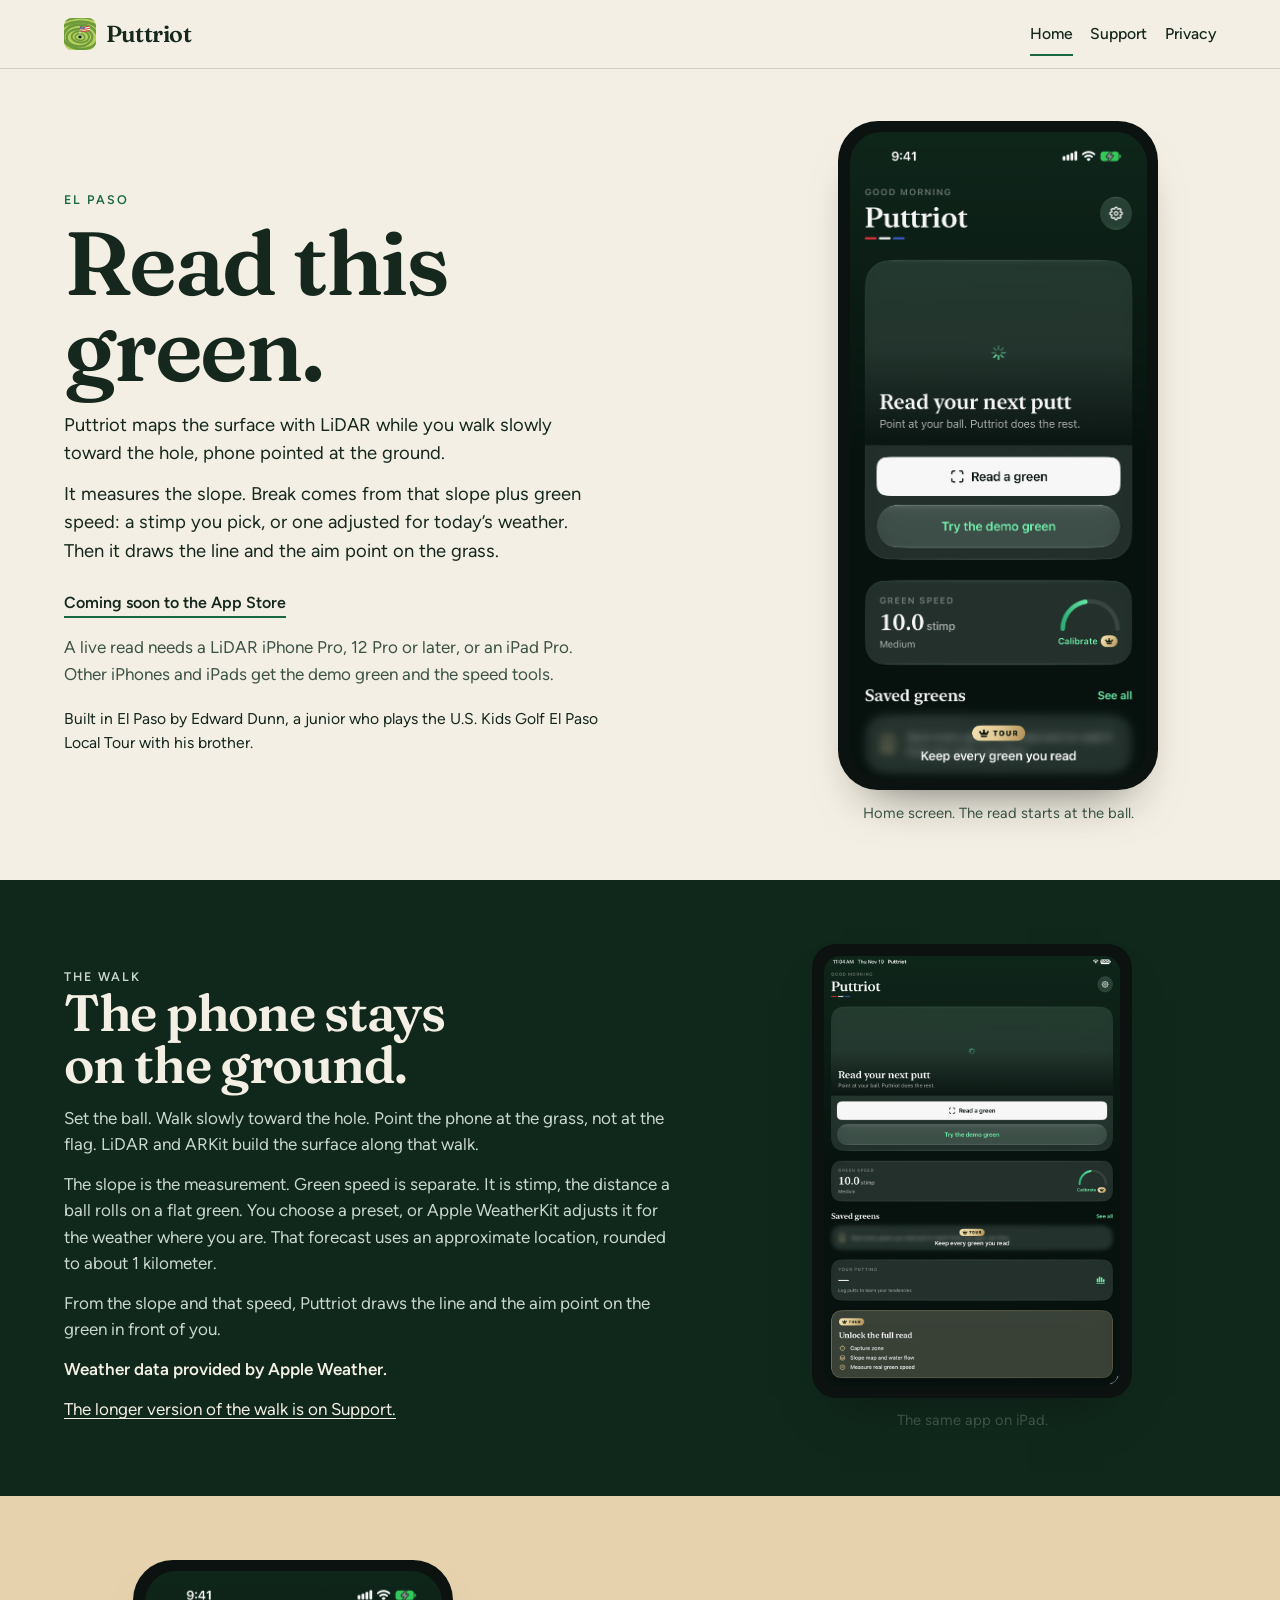
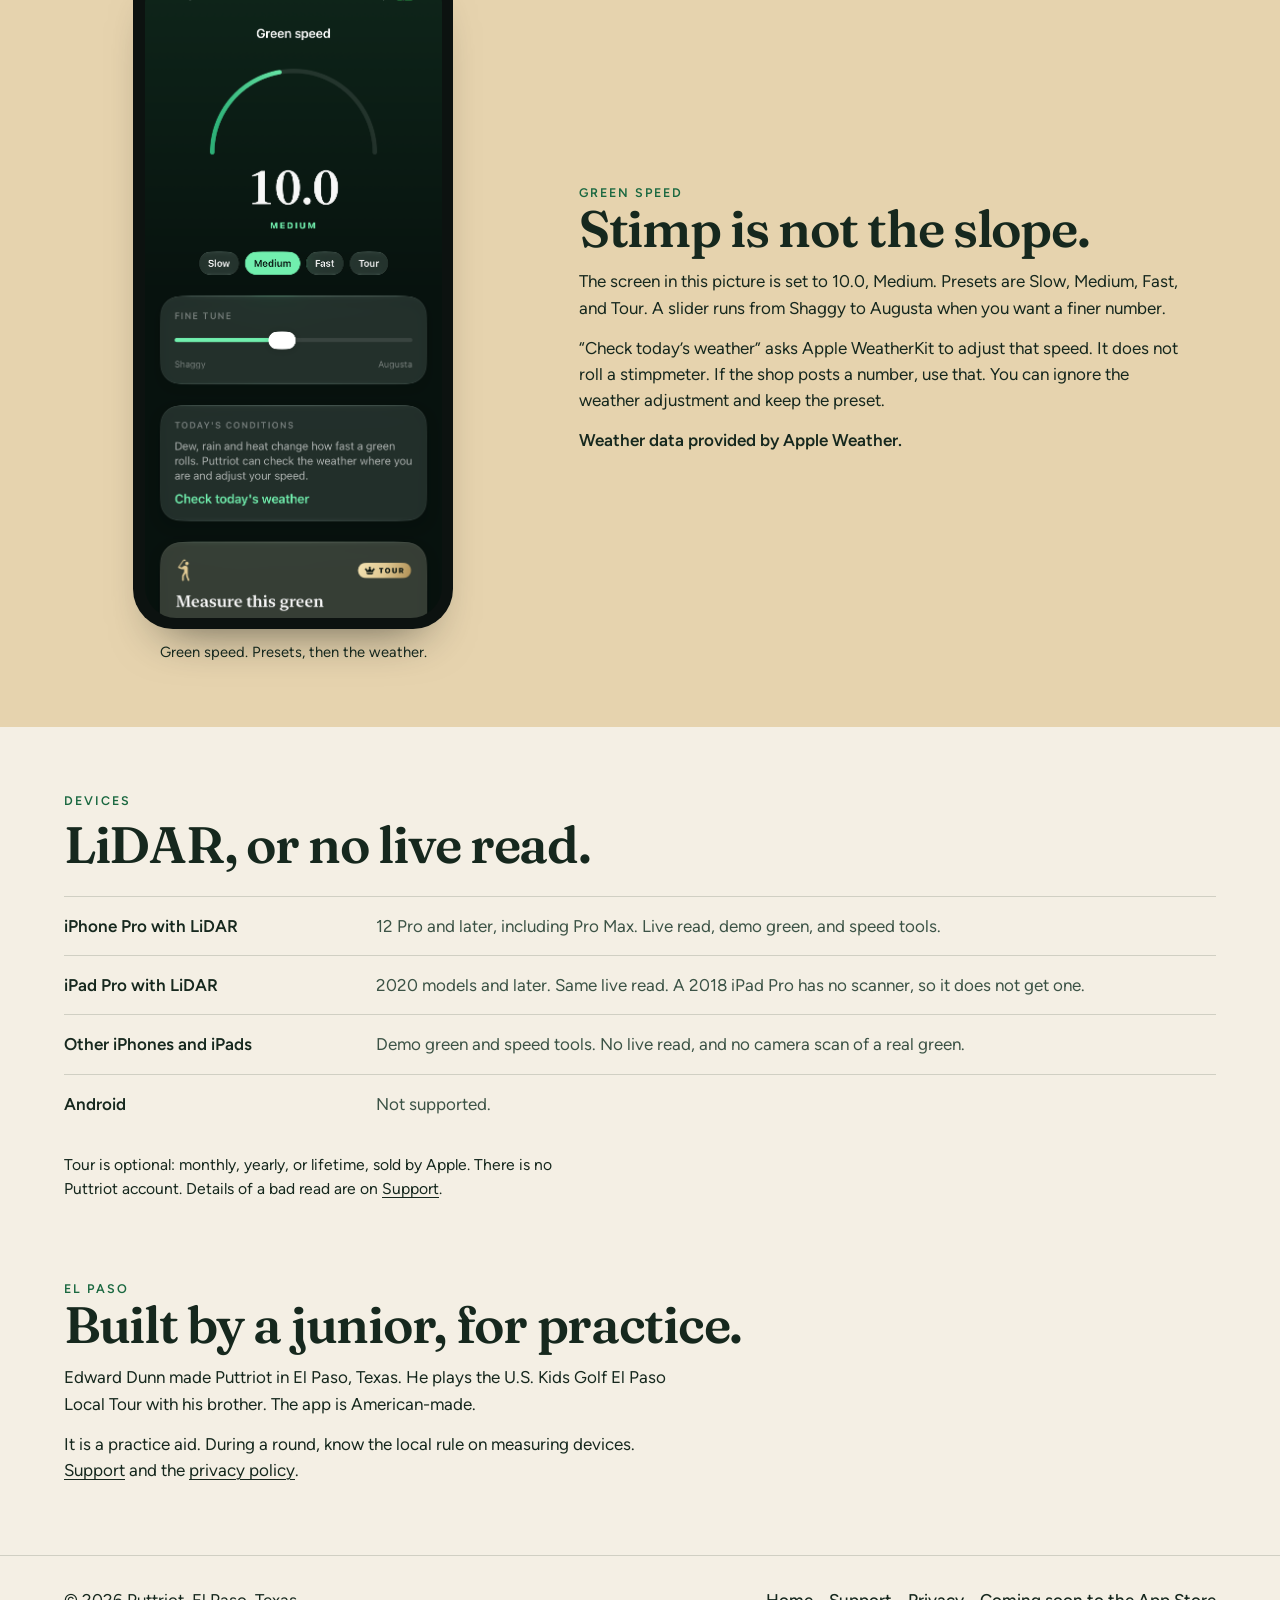
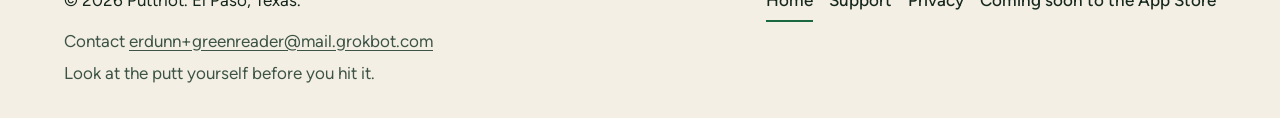
<file: index.html>
<!DOCTYPE html>
<html lang="en">
<head>
  <meta charset="utf-8">
  <title>Puttriot</title>
  <link rel="canonical" href="home/">
  <meta http-equiv="refresh" content="0; url=home/">
  <script>location.replace("home/")</script>
</head>
<body>
  <p><a href="home/">Puttriot</a></p>
</body>
</html>
</file>
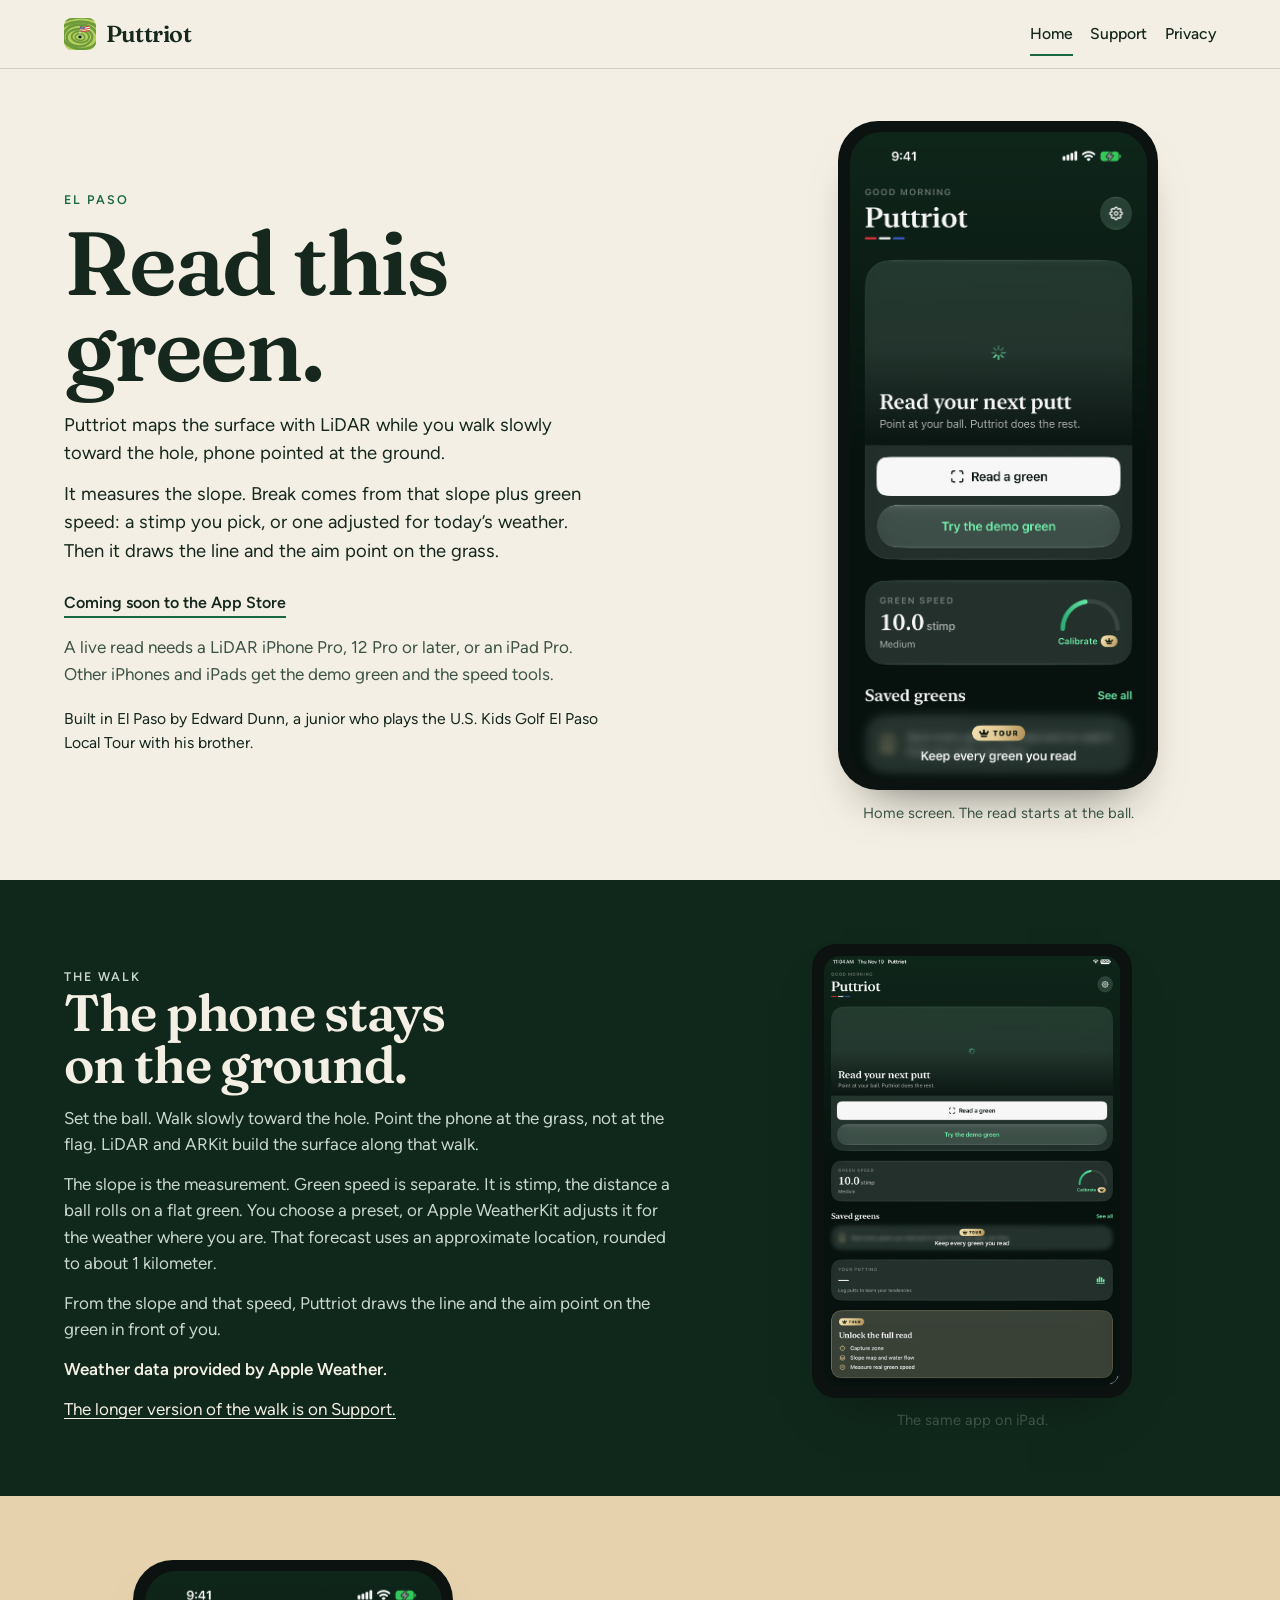
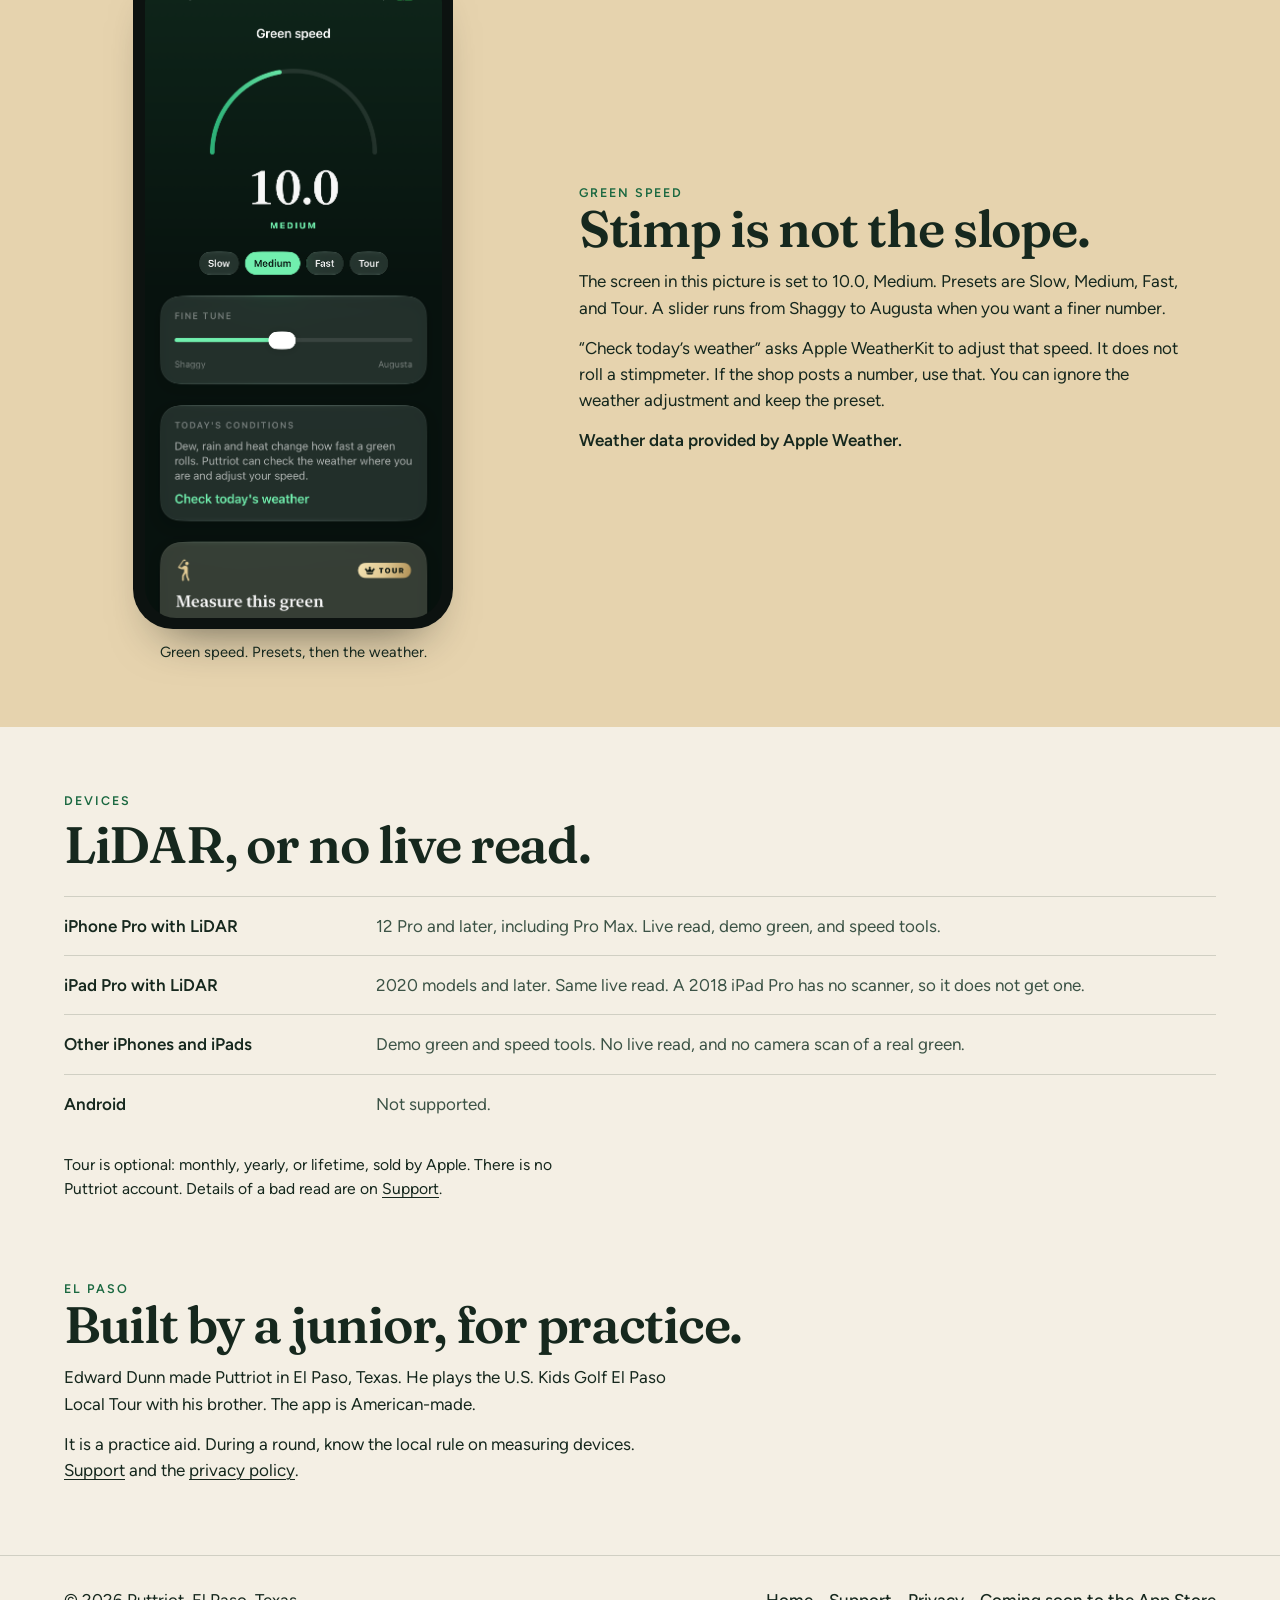
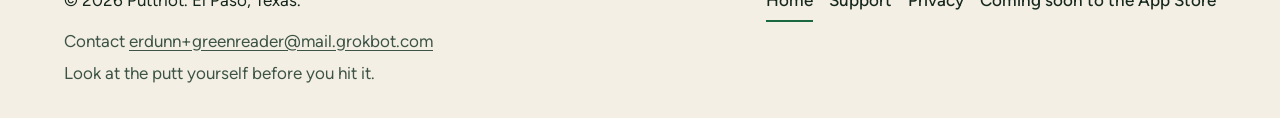
<file: home/index.html>
<!DOCTYPE html>
<html lang="en">
<head>
  <meta charset="utf-8">
  <meta name="viewport" content="width=device-width, initial-scale=1">
  <title>Puttriot — read this green</title>
  <meta name="description" content="Puttriot maps a putting green with LiDAR while you walk to the hole, then draws the line and aim point. Live reads need a LiDAR iPhone Pro or iPad Pro.">
  <meta name="theme-color" content="#f4efe4" media="(prefers-color-scheme: light)">
  <meta name="theme-color" content="#0e1712" media="(prefers-color-scheme: dark)">
  <meta property="og:title" content="Puttriot">
  <meta property="og:description" content="LiDAR maps the green as you walk. The line and the aim point are drawn on the grass.">
  <meta property="og:type" content="website">
  <meta property="og:image" content="../assets/screens/iphone-home.png">
  <link rel="icon" href="../assets/icon.svg" type="image/svg+xml">
  <link rel="icon" href="../assets/favicon-32.png" sizes="32x32" type="image/png">
  <link rel="apple-touch-icon" href="../assets/apple-touch-icon.png">
  <link rel="manifest" href="../site.webmanifest">
  <link rel="preload" href="../assets/fonts/fraunces-latin-600.woff2" as="font" type="font/woff2" crossorigin>
  <link rel="preload" href="../assets/fonts/figtree-latin-400.woff2" as="font" type="font/woff2" crossorigin>
  <link rel="stylesheet" href="../css/styles.css">
  <script>document.documentElement.classList.add("js")</script>
</head>
<body>
  <a class="skip" href="#main">Skip to content</a>
  <header class="nav">
    <div class="wrap nav-bar">
      <a class="brand" href="../home/">
        <img src="../assets/icon.svg" width="32" height="32" alt="">
        Puttriot
      </a>
      <button class="nav-toggle" type="button" aria-expanded="false" aria-controls="nav-panel">
        <span class="nav-toggle-label">Menu</span>
      </button>
      <div class="nav-panel" id="nav-panel">
        <nav aria-label="Primary">
          <ul class="nav-links">
            <li><a href="../home/" aria-current="page">Home</a></li>
            <li><a href="../support/">Support</a></li>
            <li><a href="../privacy-policy/">Privacy</a></li>
          </ul>
        </nav>
      </div>
    </div>
  </header>

  <main id="main" tabindex="-1">
    <section class="hero" aria-labelledby="hero-title">
      <div class="wrap hero-grid">
        <div>
          <p class="kicker">El Paso</p>
          <h1 id="hero-title">Read this green.</h1>
          <p class="lede">Puttriot maps the surface with LiDAR while you walk slowly toward the hole, phone pointed at the ground.</p>
          <p class="lede">It measures the slope. Break comes from that slope plus green speed: a stimp you pick, or one adjusted for today’s weather. Then it draws the line and the aim point on the grass.</p>
          <div class="hero-actions">
            <p class="stamp">Coming soon to the App Store</p>
          </div>
          <p class="hardware">A live read needs a LiDAR iPhone Pro, 12 Pro or later, or an iPad Pro. Other iPhones and iPads get the demo green and the speed tools.</p>
          <p class="hero-note">Built in El Paso by Edward Dunn, a junior who plays the U.S. Kids Golf El Paso Local Tour with his brother.</p>
        </div>
        <figure class="rig">
          <div class="rig-bezel">
            <div class="rig-screen">
              <img src="../assets/screens/iphone-home.png" width="1206" height="2622" alt="Puttriot home screen on iPhone: Read a green, Try the demo green, and green speed set to 10.0 stimp, Medium.">
            </div>
          </div>
          <figcaption>Home screen. The read starts at the ball.</figcaption>
        </figure>
      </div>
    </section>

    <section class="field" id="walk" aria-labelledby="walk-title">
      <div class="wrap split">
        <div class="prose">
          <p class="kicker">The walk</p>
          <h2 id="walk-title">The phone stays on the ground.</h2>
          <p>Set the ball. Walk slowly toward the hole. Point the phone at the grass, not at the flag. LiDAR and ARKit build the surface along that walk.</p>
          <p>The slope is the measurement. Green speed is separate. It is stimp, the distance a ball rolls on a flat green. You choose a preset, or Apple WeatherKit adjusts it for the weather where you are. That forecast uses an approximate location, rounded to about 1 kilometer.</p>
          <p>From the slope and that speed, Puttriot draws the line and the aim point on the green in front of you.</p>
          <p class="attrib">Weather data provided by Apple Weather.</p>
          <p><a href="../support/#walk">The longer version of the walk is on Support.</a></p>
        </div>
        <figure class="rig rig--pad">
          <div class="rig-bezel">
            <div class="rig-screen">
              <img src="../assets/screens/ipad-home.png" width="1668" height="2420" alt="Puttriot home screen on iPad: the same Read a green control, demo green, and green speed at 10.0 stimp." loading="lazy">
            </div>
          </div>
          <figcaption>The same app on iPad.</figcaption>
        </figure>
      </div>
    </section>

    <section class="sand" id="speed" aria-labelledby="speed-title">
      <div class="wrap split split--reverse">
        <div class="prose">
          <p class="kicker">Green speed</p>
          <h2 id="speed-title">Stimp is not the slope.</h2>
          <p>The screen in this picture is set to 10.0, Medium. Presets are Slow, Medium, Fast, and Tour. A slider runs from Shaggy to Augusta when you want a finer number.</p>
          <p>“Check today’s weather” asks Apple WeatherKit to adjust that speed. It does not roll a stimpmeter. If the shop posts a number, use that. You can ignore the weather adjustment and keep the preset.</p>
          <p class="attrib">Weather data provided by Apple Weather.</p>
        </div>
        <figure class="rig">
          <div class="rig-bezel">
            <div class="rig-screen">
              <img src="../assets/screens/iphone-speed.png" width="1206" height="2622" alt="Puttriot green speed screen: 10.0 stimp, Medium selected among Slow, Medium, Fast, and Tour, with Check today’s weather." loading="lazy">
            </div>
          </div>
          <figcaption>Green speed. Presets, then the weather.</figcaption>
        </figure>
      </div>
    </section>

    <section class="section" id="devices" aria-labelledby="devices-title">
      <div class="wrap">
        <p class="kicker">Devices</p>
        <h2 id="devices-title">LiDAR, or no live read.</h2>
        <dl class="spec">
          <div>
            <dt>iPhone Pro with LiDAR</dt>
            <dd>12 Pro and later, including Pro Max. Live read, demo green, and speed tools.</dd>
          </div>
          <div>
            <dt>iPad Pro with LiDAR</dt>
            <dd>2020 models and later. Same live read. A 2018 iPad Pro has no scanner, so it does not get one.</dd>
          </div>
          <div>
            <dt>Other iPhones and iPads</dt>
            <dd>Demo green and speed tools. No live read, and no camera scan of a real green.</dd>
          </div>
          <div>
            <dt>Android</dt>
            <dd>Not supported.</dd>
          </div>
        </dl>
        <p class="hero-note">Tour is optional: monthly, yearly, or lifetime, sold by Apple. There is no Puttriot account. Details of a bad read are on <a href="../support/">Support</a>.</p>
      </div>
    </section>

    <section class="maker" aria-labelledby="maker-title">
      <div class="wrap">
        <p class="kicker">El Paso</p>
        <h2 id="maker-title">Built by a junior, for practice.</h2>
        <p>Edward Dunn made Puttriot in El Paso, Texas. He plays the U.S. Kids Golf El Paso Local Tour with his brother. The app is American-made.</p>
        <p>It is a practice aid. During a round, know the local rule on measuring devices. <a href="../support/#rules">Support</a> and the <a href="../privacy-policy/">privacy policy</a>.</p>
      </div>
    </section>
  </main>

  <footer class="site-foot">
    <div class="wrap">
      <div class="foot-row">
        <p>© <span id="year">2026</span> Puttriot. El Paso, Texas.</p>
        <ul class="foot-links">
          <li><a href="../home/" aria-current="page">Home</a></li>
          <li><a href="../support/">Support</a></li>
          <li><a href="../privacy-policy/">Privacy</a></li>
          <li><span class="soon-label">Coming soon to the App Store</span></li>
        </ul>
      </div>
      <p class="fine">Contact <a href="mailto:erdunn%2Bgreenreader@mail.grokbot.com">erdunn+greenreader@mail.grokbot.com</a></p>
      <p class="fine">Look at the putt yourself before you hit it.</p>
    </div>
  </footer>
  <script src="../js/main.js"></script>
</body>
</html>
</file>
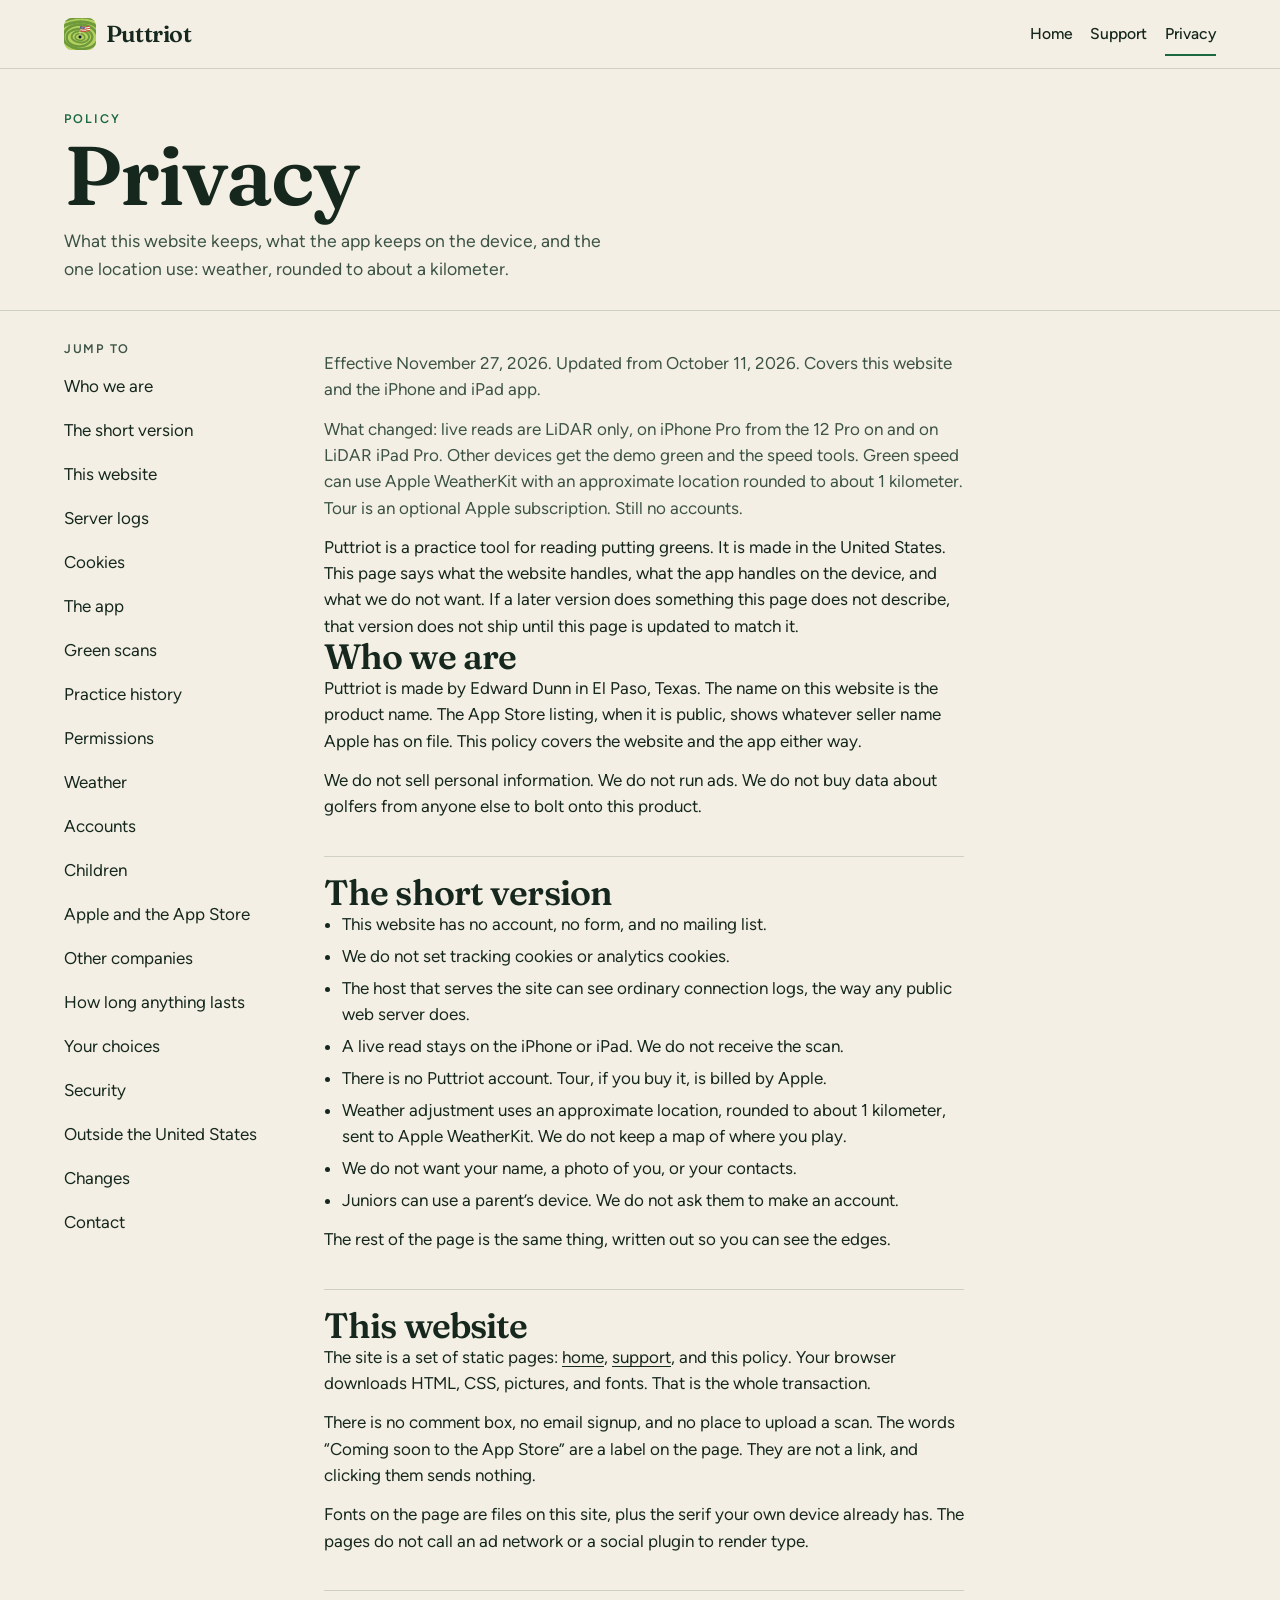
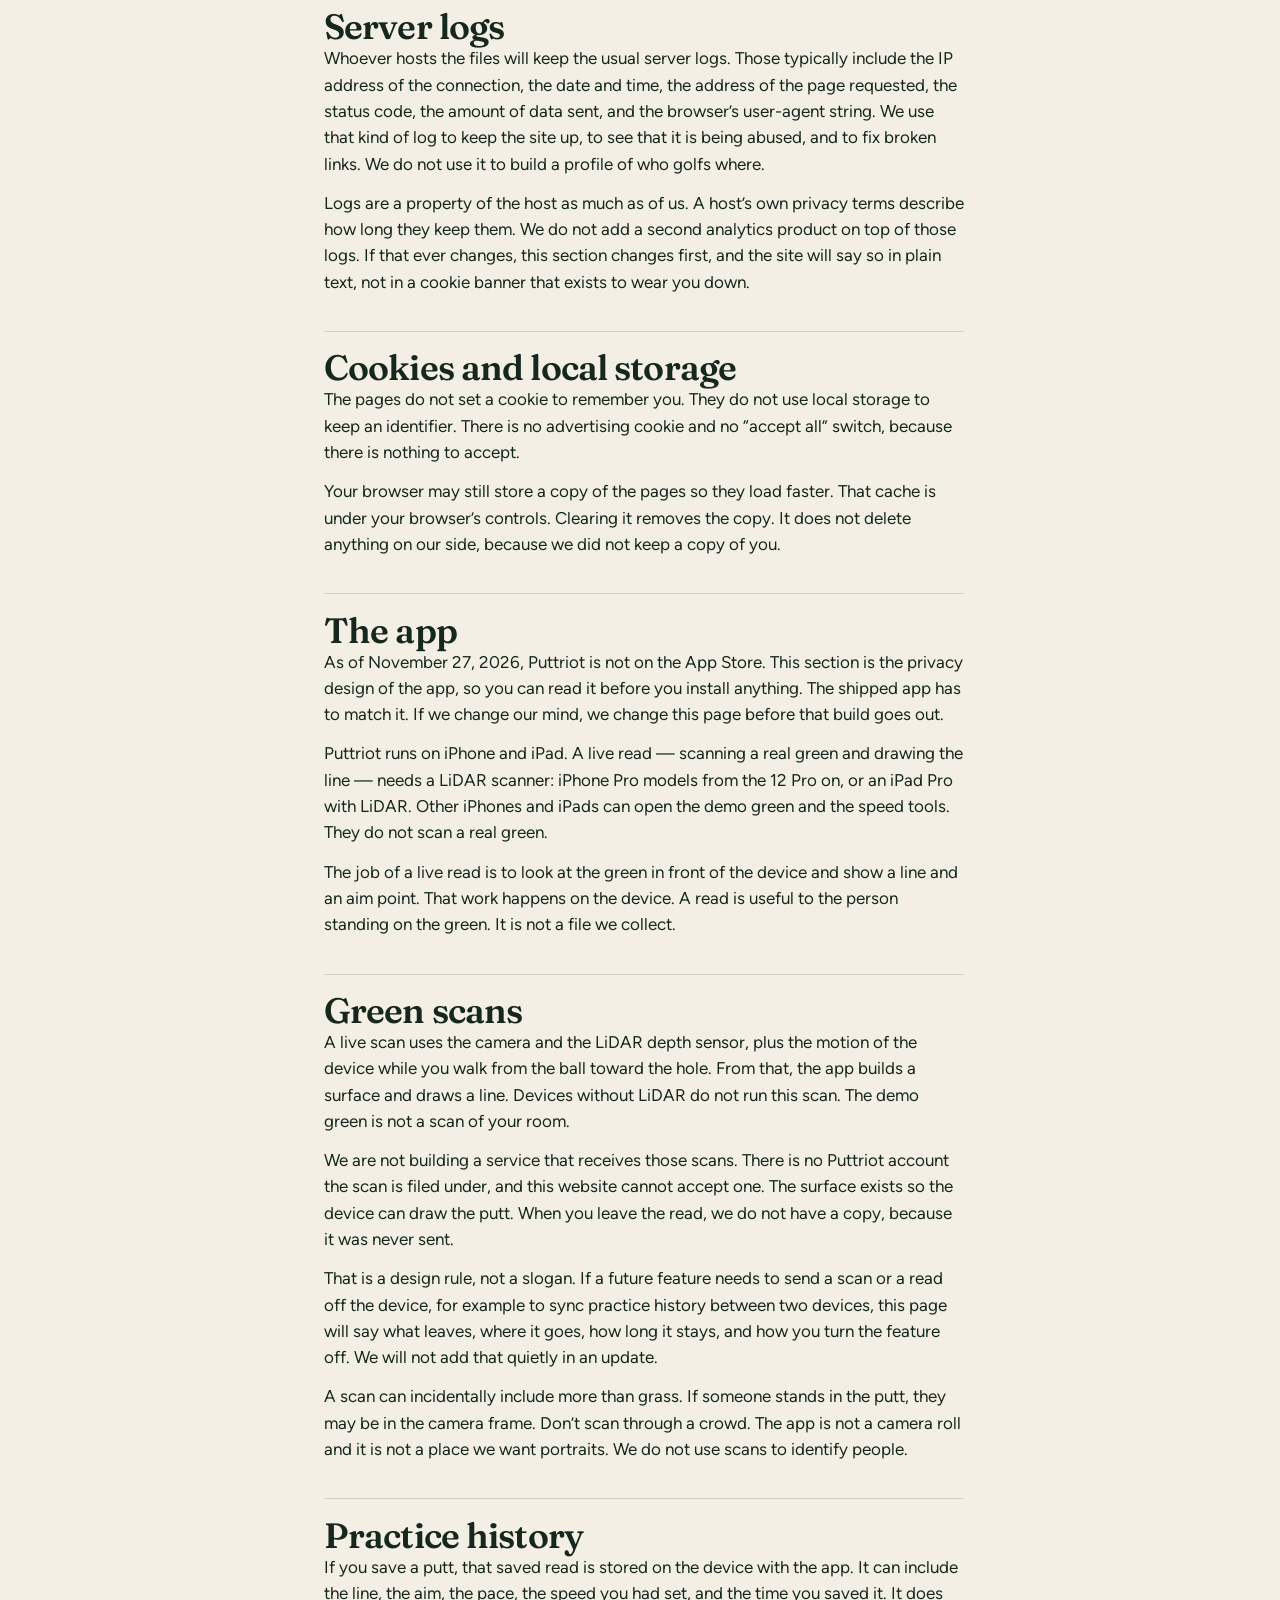
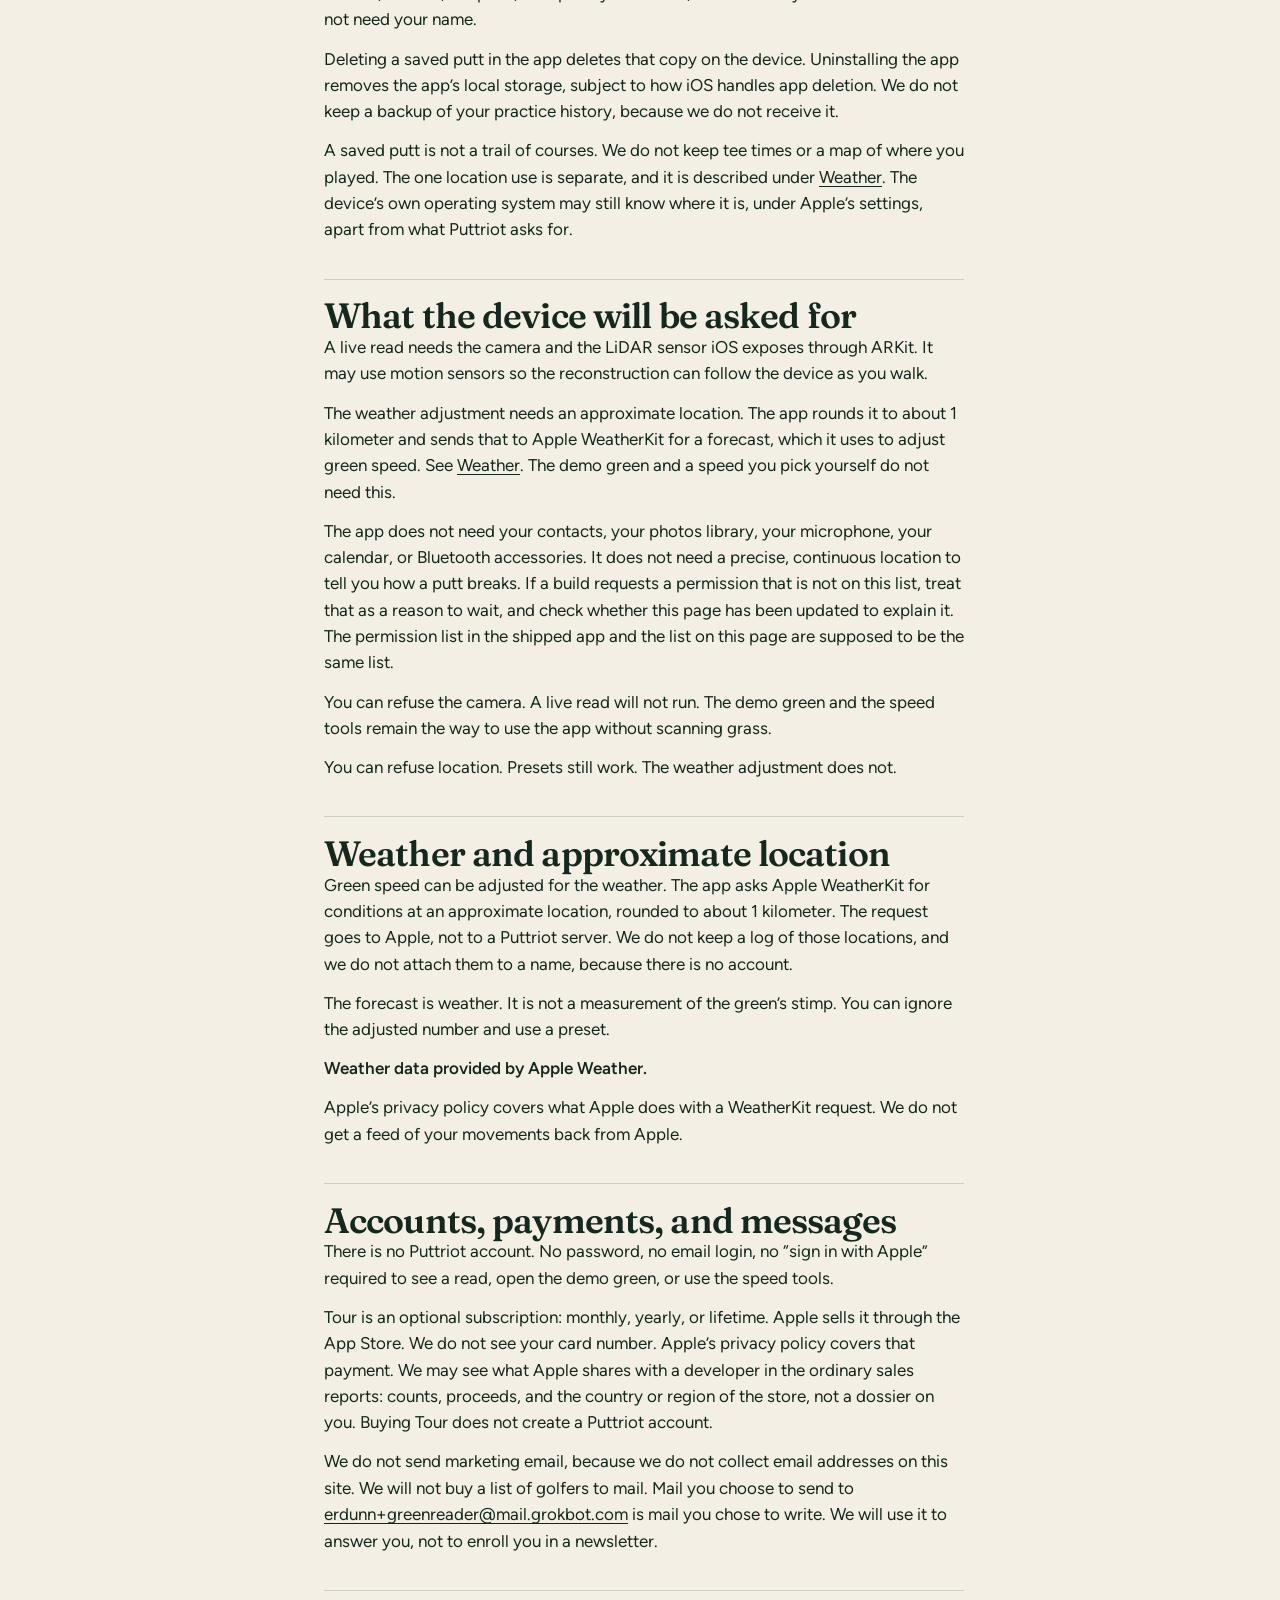
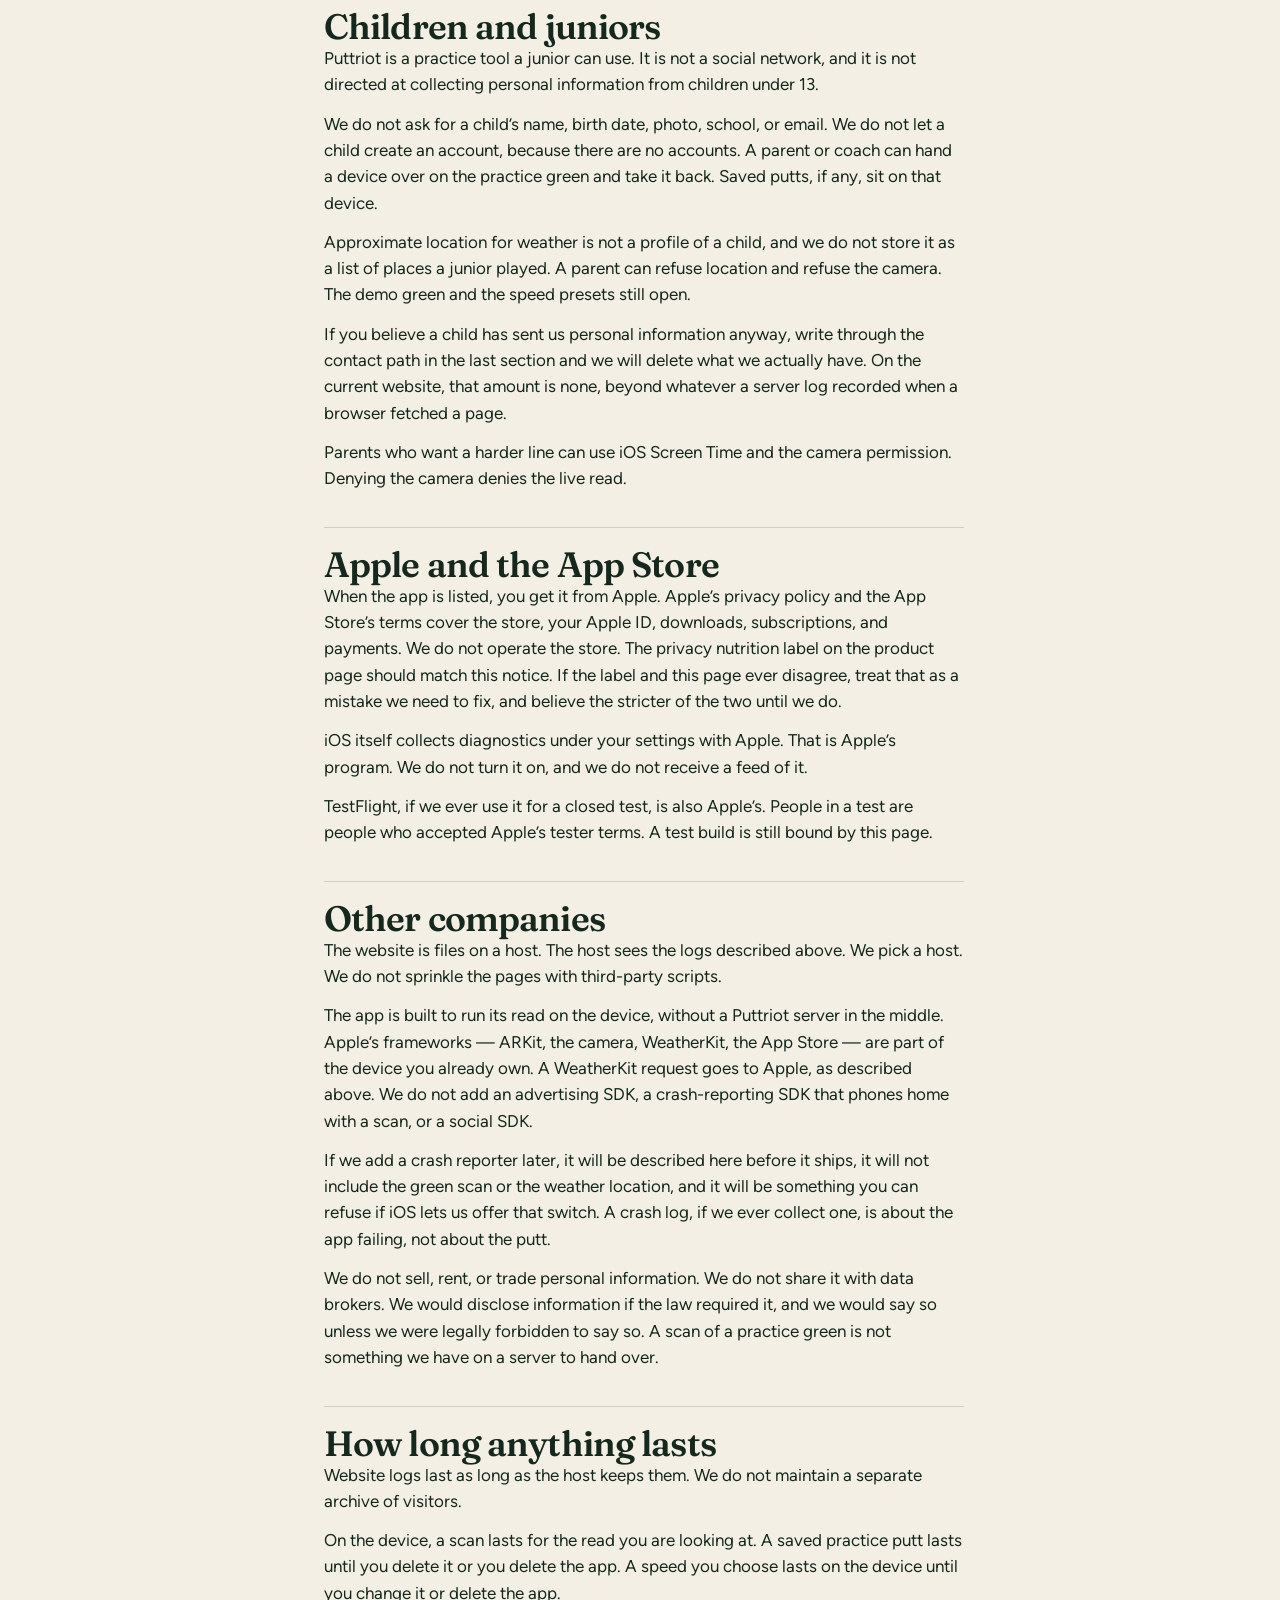
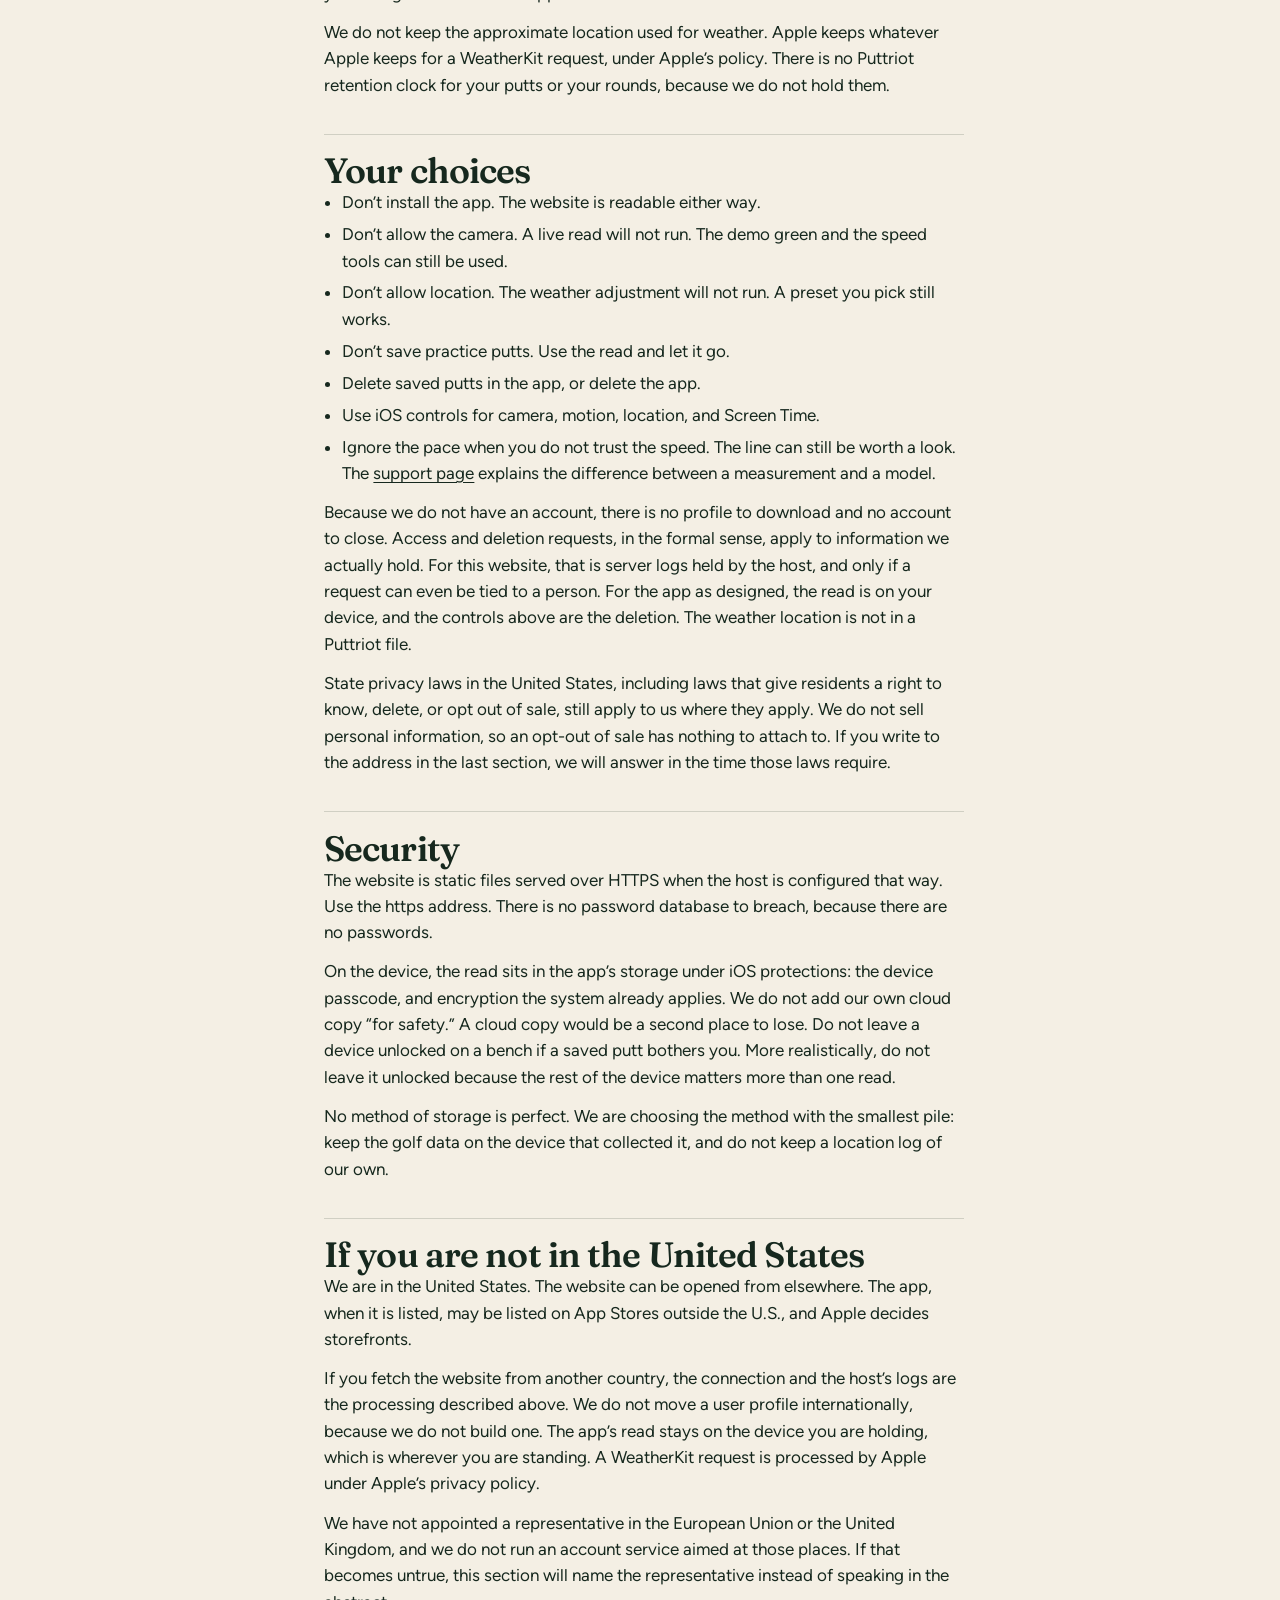
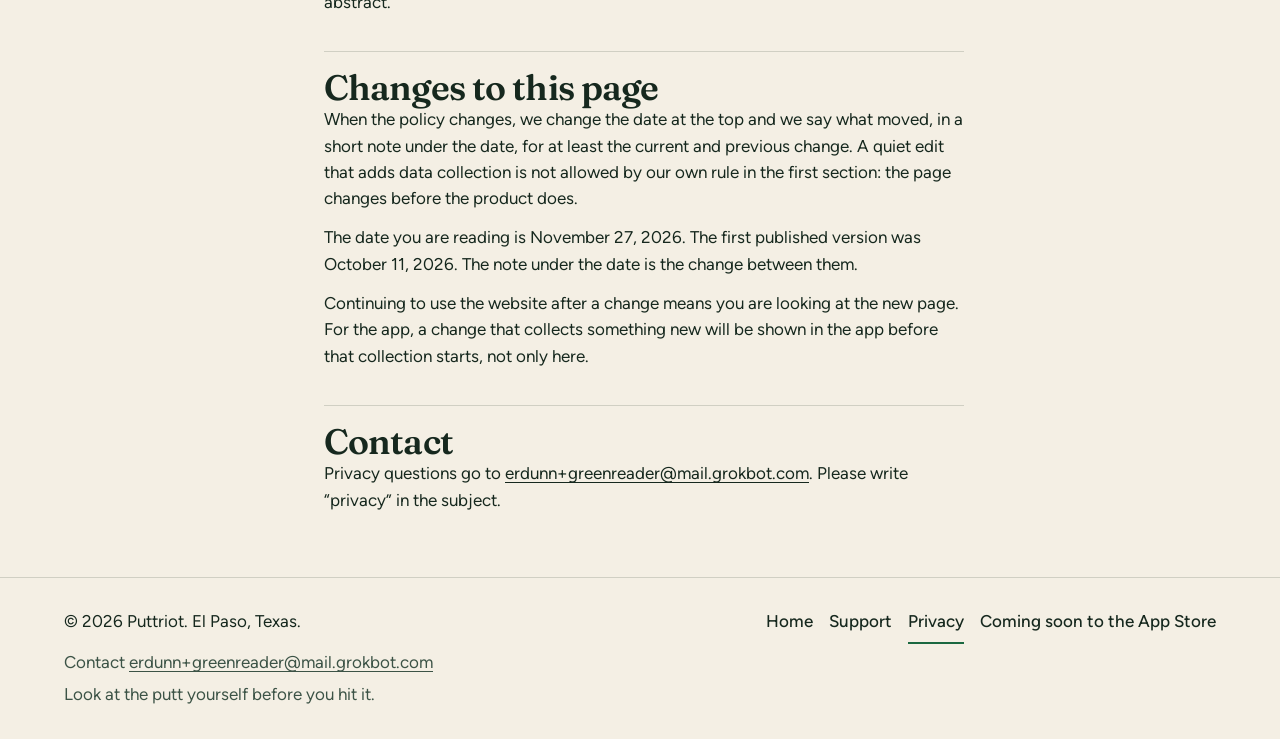
<file: privacy-policy/index.html>
<!DOCTYPE html>
<html lang="en">
<head>
  <meta charset="utf-8">
  <meta name="viewport" content="width=device-width, initial-scale=1">
  <title>Privacy policy — Puttriot</title>
  <meta name="description" content="Puttriot privacy policy. No accounts. Live reads stay on the device. Weather uses an approximate location, about 1 km, through Apple WeatherKit.">
  <meta name="theme-color" content="#f4efe4" media="(prefers-color-scheme: light)">
  <meta name="theme-color" content="#0e1712" media="(prefers-color-scheme: dark)">
  <link rel="preload" href="../assets/fonts/fraunces-latin-600.woff2" as="font" type="font/woff2" crossorigin>
  <link rel="icon" href="../assets/icon.svg" type="image/svg+xml">
  <link rel="icon" href="../assets/favicon-32.png" sizes="32x32" type="image/png">
  <link rel="apple-touch-icon" href="../assets/apple-touch-icon.png">
  <link rel="stylesheet" href="../css/styles.css">
  <script>document.documentElement.classList.add("js")</script>
</head>
<body>
  <a class="skip" href="#main">Skip to content</a>
  <header class="nav">
    <div class="wrap nav-bar">
      <a class="brand" href="../home/">
        <img src="../assets/icon.svg" width="36" height="36" alt="">
        <span>Puttriot</span>
      </a>
      <button class="nav-toggle" type="button" aria-expanded="false" aria-controls="nav-panel">
        <span class="nav-toggle-label">Menu</span>
      </button>
      <div class="nav-panel" id="nav-panel">
        <nav aria-label="Primary">
          <ul class="nav-links">
            <li><a href="../home/">Home</a></li>
            <li><a href="../support/">Support</a></li>
            <li><a href="../privacy-policy/" aria-current="page">Privacy</a></li>
          </ul>
        </nav>
      </div>
    </div>
  </header>

  <main id="main" tabindex="-1">
    <header class="page-hero">
      <div class="wrap">
        <p class="plate-id">Policy</p>
        <h1>Privacy</h1>
        <p class="lede">What this website keeps, what the app keeps on the device, and the one location use: weather, rounded to about a kilometer.</p>
      </div>
    </header>
    <div class="wrap help">
      <nav class="jump" aria-label="On this page">
        <p>Jump to</p>
        <ol>
          <li><a href="#who">Who we are</a></li>
          <li><a href="#short">The short version</a></li>
          <li><a href="#site">This website</a></li>
          <li><a href="#logs">Server logs</a></li>
          <li><a href="#cookies">Cookies</a></li>
          <li><a href="#app">The app</a></li>
          <li><a href="#scans">Green scans</a></li>
          <li><a href="#history">Practice history</a></li>
          <li><a href="#permissions">Permissions</a></li>
          <li><a href="#weather">Weather</a></li>
          <li><a href="#account">Accounts</a></li>
          <li><a href="#children">Children</a></li>
          <li><a href="#apple">Apple and the App Store</a></li>
          <li><a href="#others">Other companies</a></li>
          <li><a href="#keep">How long anything lasts</a></li>
          <li><a href="#choices">Your choices</a></li>
          <li><a href="#security">Security</a></li>
          <li><a href="#outside">Outside the United States</a></li>
          <li><a href="#changes">Changes</a></li>
          <li><a href="#contact">Contact</a></li>
        </ol>
      </nav>
      <article class="help-body">
        <p class="dateline">Effective November 27, 2026. Updated from October 11, 2026. Covers this website and the iPhone and iPad app.</p>
        <p class="note">What changed: live reads are LiDAR only, on iPhone Pro from the 12 Pro on and on LiDAR iPad Pro. Other devices get the demo green and the speed tools. Green speed can use Apple WeatherKit with an approximate location rounded to about 1 kilometer. Tour is an optional Apple subscription. Still no accounts.</p>
        <p>Puttriot is a practice tool for reading putting greens. It is made in the United States. This page says what the website handles, what the app handles on the device, and what we do not want. If a later version does something this page does not describe, that version does not ship until this page is updated to match it.</p>

        <h2 id="who">Who we are</h2>
        <p>Puttriot is made by Edward Dunn in El Paso, Texas. The name on this website is the product name. The App Store listing, when it is public, shows whatever seller name Apple has on file. This policy covers the website and the app either way.</p>
        <p>We do not sell personal information. We do not run ads. We do not buy data about golfers from anyone else to bolt onto this product.</p>

        <h2 id="short">The short version</h2>
        <ul>
          <li>This website has no account, no form, and no mailing list.</li>
          <li>We do not set tracking cookies or analytics cookies.</li>
          <li>The host that serves the site can see ordinary connection logs, the way any public web server does.</li>
          <li>A live read stays on the iPhone or iPad. We do not receive the scan.</li>
          <li>There is no Puttriot account. Tour, if you buy it, is billed by Apple.</li>
          <li>Weather adjustment uses an approximate location, rounded to about 1 kilometer, sent to Apple WeatherKit. We do not keep a map of where you play.</li>
          <li>We do not want your name, a photo of you, or your contacts.</li>
          <li>Juniors can use a parent’s device. We do not ask them to make an account.</li>
        </ul>
        <p>The rest of the page is the same thing, written out so you can see the edges.</p>

        <h2 id="site">This website</h2>
        <p>The site is a set of static pages: <a href="../home/">home</a>, <a href="../support/">support</a>, and this policy. Your browser downloads HTML, CSS, pictures, and fonts. That is the whole transaction.</p>
        <p>There is no comment box, no email signup, and no place to upload a scan. The words “Coming soon to the App Store” are a label on the page. They are not a link, and clicking them sends nothing.</p>
        <p>Fonts on the page are files on this site, plus the serif your own device already has. The pages do not call an ad network or a social plugin to render type.</p>

        <h2 id="logs">Server logs</h2>
        <p>Whoever hosts the files will keep the usual server logs. Those typically include the IP address of the connection, the date and time, the address of the page requested, the status code, the amount of data sent, and the browser’s user-agent string. We use that kind of log to keep the site up, to see that it is being abused, and to fix broken links. We do not use it to build a profile of who golfs where.</p>
        <p>Logs are a property of the host as much as of us. A host’s own privacy terms describe how long they keep them. We do not add a second analytics product on top of those logs. If that ever changes, this section changes first, and the site will say so in plain text, not in a cookie banner that exists to wear you down.</p>

        <h2 id="cookies">Cookies and local storage</h2>
        <p>The pages do not set a cookie to remember you. They do not use local storage to keep an identifier. There is no advertising cookie and no “accept all” switch, because there is nothing to accept.</p>
        <p>Your browser may still store a copy of the pages so they load faster. That cache is under your browser’s controls. Clearing it removes the copy. It does not delete anything on our side, because we did not keep a copy of you.</p>

        <h2 id="app">The app</h2>
        <p>As of November 27, 2026, Puttriot is not on the App Store. This section is the privacy design of the app, so you can read it before you install anything. The shipped app has to match it. If we change our mind, we change this page before that build goes out.</p>
        <p>Puttriot runs on iPhone and iPad. A live read — scanning a real green and drawing the line — needs a LiDAR scanner: iPhone Pro models from the 12 Pro on, or an iPad Pro with LiDAR. Other iPhones and iPads can open the demo green and the speed tools. They do not scan a real green.</p>
        <p>The job of a live read is to look at the green in front of the device and show a line and an aim point. That work happens on the device. A read is useful to the person standing on the green. It is not a file we collect.</p>

        <h2 id="scans">Green scans</h2>
        <p>A live scan uses the camera and the LiDAR depth sensor, plus the motion of the device while you walk from the ball toward the hole. From that, the app builds a surface and draws a line. Devices without LiDAR do not run this scan. The demo green is not a scan of your room.</p>
        <p>We are not building a service that receives those scans. There is no Puttriot account the scan is filed under, and this website cannot accept one. The surface exists so the device can draw the putt. When you leave the read, we do not have a copy, because it was never sent.</p>
        <p>That is a design rule, not a slogan. If a future feature needs to send a scan or a read off the device, for example to sync practice history between two devices, this page will say what leaves, where it goes, how long it stays, and how you turn the feature off. We will not add that quietly in an update.</p>
        <p>A scan can incidentally include more than grass. If someone stands in the putt, they may be in the camera frame. Don’t scan through a crowd. The app is not a camera roll and it is not a place we want portraits. We do not use scans to identify people.</p>

        <h2 id="history">Practice history</h2>
        <p>If you save a putt, that saved read is stored on the device with the app. It can include the line, the aim, the pace, the speed you had set, and the time you saved it. It does not need your name.</p>
        <p>Deleting a saved putt in the app deletes that copy on the device. Uninstalling the app removes the app’s local storage, subject to how iOS handles app deletion. We do not keep a backup of your practice history, because we do not receive it.</p>
        <p>A saved putt is not a trail of courses. We do not keep tee times or a map of where you played. The one location use is separate, and it is described under <a href="#weather">Weather</a>. The device’s own operating system may still know where it is, under Apple’s settings, apart from what Puttriot asks for.</p>

        <h2 id="permissions">What the device will be asked for</h2>
        <p>A live read needs the camera and the LiDAR sensor iOS exposes through ARKit. It may use motion sensors so the reconstruction can follow the device as you walk.</p>
        <p>The weather adjustment needs an approximate location. The app rounds it to about 1 kilometer and sends that to Apple WeatherKit for a forecast, which it uses to adjust green speed. See <a href="#weather">Weather</a>. The demo green and a speed you pick yourself do not need this.</p>
        <p>The app does not need your contacts, your photos library, your microphone, your calendar, or Bluetooth accessories. It does not need a precise, continuous location to tell you how a putt breaks. If a build requests a permission that is not on this list, treat that as a reason to wait, and check whether this page has been updated to explain it. The permission list in the shipped app and the list on this page are supposed to be the same list.</p>
        <p>You can refuse the camera. A live read will not run. The demo green and the speed tools remain the way to use the app without scanning grass.</p>
        <p>You can refuse location. Presets still work. The weather adjustment does not.</p>

        <h2 id="weather">Weather and approximate location</h2>
        <p>Green speed can be adjusted for the weather. The app asks Apple WeatherKit for conditions at an approximate location, rounded to about 1 kilometer. The request goes to Apple, not to a Puttriot server. We do not keep a log of those locations, and we do not attach them to a name, because there is no account.</p>
        <p>The forecast is weather. It is not a measurement of the green’s stimp. You can ignore the adjusted number and use a preset.</p>
        <p class="attrib">Weather data provided by Apple Weather.</p>
        <p>Apple’s privacy policy covers what Apple does with a WeatherKit request. We do not get a feed of your movements back from Apple.</p>

        <h2 id="account">Accounts, payments, and messages</h2>
        <p>There is no Puttriot account. No password, no email login, no “sign in with Apple” required to see a read, open the demo green, or use the speed tools.</p>
        <p>Tour is an optional subscription: monthly, yearly, or lifetime. Apple sells it through the App Store. We do not see your card number. Apple’s privacy policy covers that payment. We may see what Apple shares with a developer in the ordinary sales reports: counts, proceeds, and the country or region of the store, not a dossier on you. Buying Tour does not create a Puttriot account.</p>
        <p>We do not send marketing email, because we do not collect email addresses on this site. We will not buy a list of golfers to mail. Mail you choose to send to <a href="mailto:erdunn%2Bgreenreader@mail.grokbot.com">erdunn+greenreader@mail.grokbot.com</a> is mail you chose to write. We will use it to answer you, not to enroll you in a newsletter.</p>

        <h2 id="children">Children and juniors</h2>
        <p>Puttriot is a practice tool a junior can use. It is not a social network, and it is not directed at collecting personal information from children under 13.</p>
        <p>We do not ask for a child’s name, birth date, photo, school, or email. We do not let a child create an account, because there are no accounts. A parent or coach can hand a device over on the practice green and take it back. Saved putts, if any, sit on that device.</p>
        <p>Approximate location for weather is not a profile of a child, and we do not store it as a list of places a junior played. A parent can refuse location and refuse the camera. The demo green and the speed presets still open.</p>
        <p>If you believe a child has sent us personal information anyway, write through the contact path in the last section and we will delete what we actually have. On the current website, that amount is none, beyond whatever a server log recorded when a browser fetched a page.</p>
        <p>Parents who want a harder line can use iOS Screen Time and the camera permission. Denying the camera denies the live read.</p>

        <h2 id="apple">Apple and the App Store</h2>
        <p>When the app is listed, you get it from Apple. Apple’s privacy policy and the App Store’s terms cover the store, your Apple ID, downloads, subscriptions, and payments. We do not operate the store. The privacy nutrition label on the product page should match this notice. If the label and this page ever disagree, treat that as a mistake we need to fix, and believe the stricter of the two until we do.</p>
        <p>iOS itself collects diagnostics under your settings with Apple. That is Apple’s program. We do not turn it on, and we do not receive a feed of it.</p>
        <p>TestFlight, if we ever use it for a closed test, is also Apple’s. People in a test are people who accepted Apple’s tester terms. A test build is still bound by this page.</p>

        <h2 id="others">Other companies</h2>
        <p>The website is files on a host. The host sees the logs described above. We pick a host. We do not sprinkle the pages with third-party scripts.</p>
        <p>The app is built to run its read on the device, without a Puttriot server in the middle. Apple’s frameworks — ARKit, the camera, WeatherKit, the App Store — are part of the device you already own. A WeatherKit request goes to Apple, as described above. We do not add an advertising SDK, a crash-reporting SDK that phones home with a scan, or a social SDK.</p>
        <p>If we add a crash reporter later, it will be described here before it ships, it will not include the green scan or the weather location, and it will be something you can refuse if iOS lets us offer that switch. A crash log, if we ever collect one, is about the app failing, not about the putt.</p>
        <p>We do not sell, rent, or trade personal information. We do not share it with data brokers. We would disclose information if the law required it, and we would say so unless we were legally forbidden to say so. A scan of a practice green is not something we have on a server to hand over.</p>

        <h2 id="keep">How long anything lasts</h2>
        <p>Website logs last as long as the host keeps them. We do not maintain a separate archive of visitors.</p>
        <p>On the device, a scan lasts for the read you are looking at. A saved practice putt lasts until you delete it or you delete the app. A speed you choose lasts on the device until you change it or delete the app.</p>
        <p>We do not keep the approximate location used for weather. Apple keeps whatever Apple keeps for a WeatherKit request, under Apple’s policy. There is no Puttriot retention clock for your putts or your rounds, because we do not hold them.</p>

        <h2 id="choices">Your choices</h2>
        <ul>
          <li>Don’t install the app. The website is readable either way.</li>
          <li>Don’t allow the camera. A live read will not run. The demo green and the speed tools can still be used.</li>
          <li>Don’t allow location. The weather adjustment will not run. A preset you pick still works.</li>
          <li>Don’t save practice putts. Use the read and let it go.</li>
          <li>Delete saved putts in the app, or delete the app.</li>
          <li>Use iOS controls for camera, motion, location, and Screen Time.</li>
          <li>Ignore the pace when you do not trust the speed. The line can still be worth a look. The <a href="../support/#model">support page</a> explains the difference between a measurement and a model.</li>
        </ul>
        <p>Because we do not have an account, there is no profile to download and no account to close. Access and deletion requests, in the formal sense, apply to information we actually hold. For this website, that is server logs held by the host, and only if a request can even be tied to a person. For the app as designed, the read is on your device, and the controls above are the deletion. The weather location is not in a Puttriot file.</p>
        <p>State privacy laws in the United States, including laws that give residents a right to know, delete, or opt out of sale, still apply to us where they apply. We do not sell personal information, so an opt-out of sale has nothing to attach to. If you write to the address in the last section, we will answer in the time those laws require.</p>

        <h2 id="security">Security</h2>
        <p>The website is static files served over HTTPS when the host is configured that way. Use the https address. There is no password database to breach, because there are no passwords.</p>
        <p>On the device, the read sits in the app’s storage under iOS protections: the device passcode, and encryption the system already applies. We do not add our own cloud copy “for safety.” A cloud copy would be a second place to lose. Do not leave a device unlocked on a bench if a saved putt bothers you. More realistically, do not leave it unlocked because the rest of the device matters more than one read.</p>
        <p>No method of storage is perfect. We are choosing the method with the smallest pile: keep the golf data on the device that collected it, and do not keep a location log of our own.</p>

        <h2 id="outside">If you are not in the United States</h2>
        <p>We are in the United States. The website can be opened from elsewhere. The app, when it is listed, may be listed on App Stores outside the U.S., and Apple decides storefronts.</p>
        <p>If you fetch the website from another country, the connection and the host’s logs are the processing described above. We do not move a user profile internationally, because we do not build one. The app’s read stays on the device you are holding, which is wherever you are standing. A WeatherKit request is processed by Apple under Apple’s privacy policy.</p>
        <p>We have not appointed a representative in the European Union or the United Kingdom, and we do not run an account service aimed at those places. If that becomes untrue, this section will name the representative instead of speaking in the abstract.</p>

        <h2 id="changes">Changes to this page</h2>
        <p>When the policy changes, we change the date at the top and we say what moved, in a short note under the date, for at least the current and previous change. A quiet edit that adds data collection is not allowed by our own rule in the first section: the page changes before the product does.</p>
        <p>The date you are reading is November 27, 2026. The first published version was October 11, 2026. The note under the date is the change between them.</p>
        <p>Continuing to use the website after a change means you are looking at the new page. For the app, a change that collects something new will be shown in the app before that collection starts, not only here.</p>

        <h2 id="contact">Contact</h2>
        <p>Privacy questions go to <a href="mailto:erdunn%2Bgreenreader@mail.grokbot.com">erdunn+greenreader@mail.grokbot.com</a>. Please write “privacy” in the subject.</p>
      </article>
    </div>
  </main>

  <footer class="site-foot">
    <div class="wrap">
      <div class="foot-row">
        <p>© <span id="year">2026</span> Puttriot. El Paso, Texas.</p>
        <ul class="foot-links">
          <li><a href="../home/">Home</a></li>
          <li><a href="../support/">Support</a></li>
          <li><a href="../privacy-policy/" aria-current="page">Privacy</a></li>
          <li><span class="soon-label">Coming soon to the App Store</span></li>
        </ul>
      </div>
      <p class="fine">Contact <a href="mailto:erdunn%2Bgreenreader@mail.grokbot.com">erdunn+greenreader@mail.grokbot.com</a></p>
      <p class="fine">Look at the putt yourself before you hit it.</p>
    </div>
  </footer>
  <script src="../js/main.js"></script>
</body>
</html>
</file>
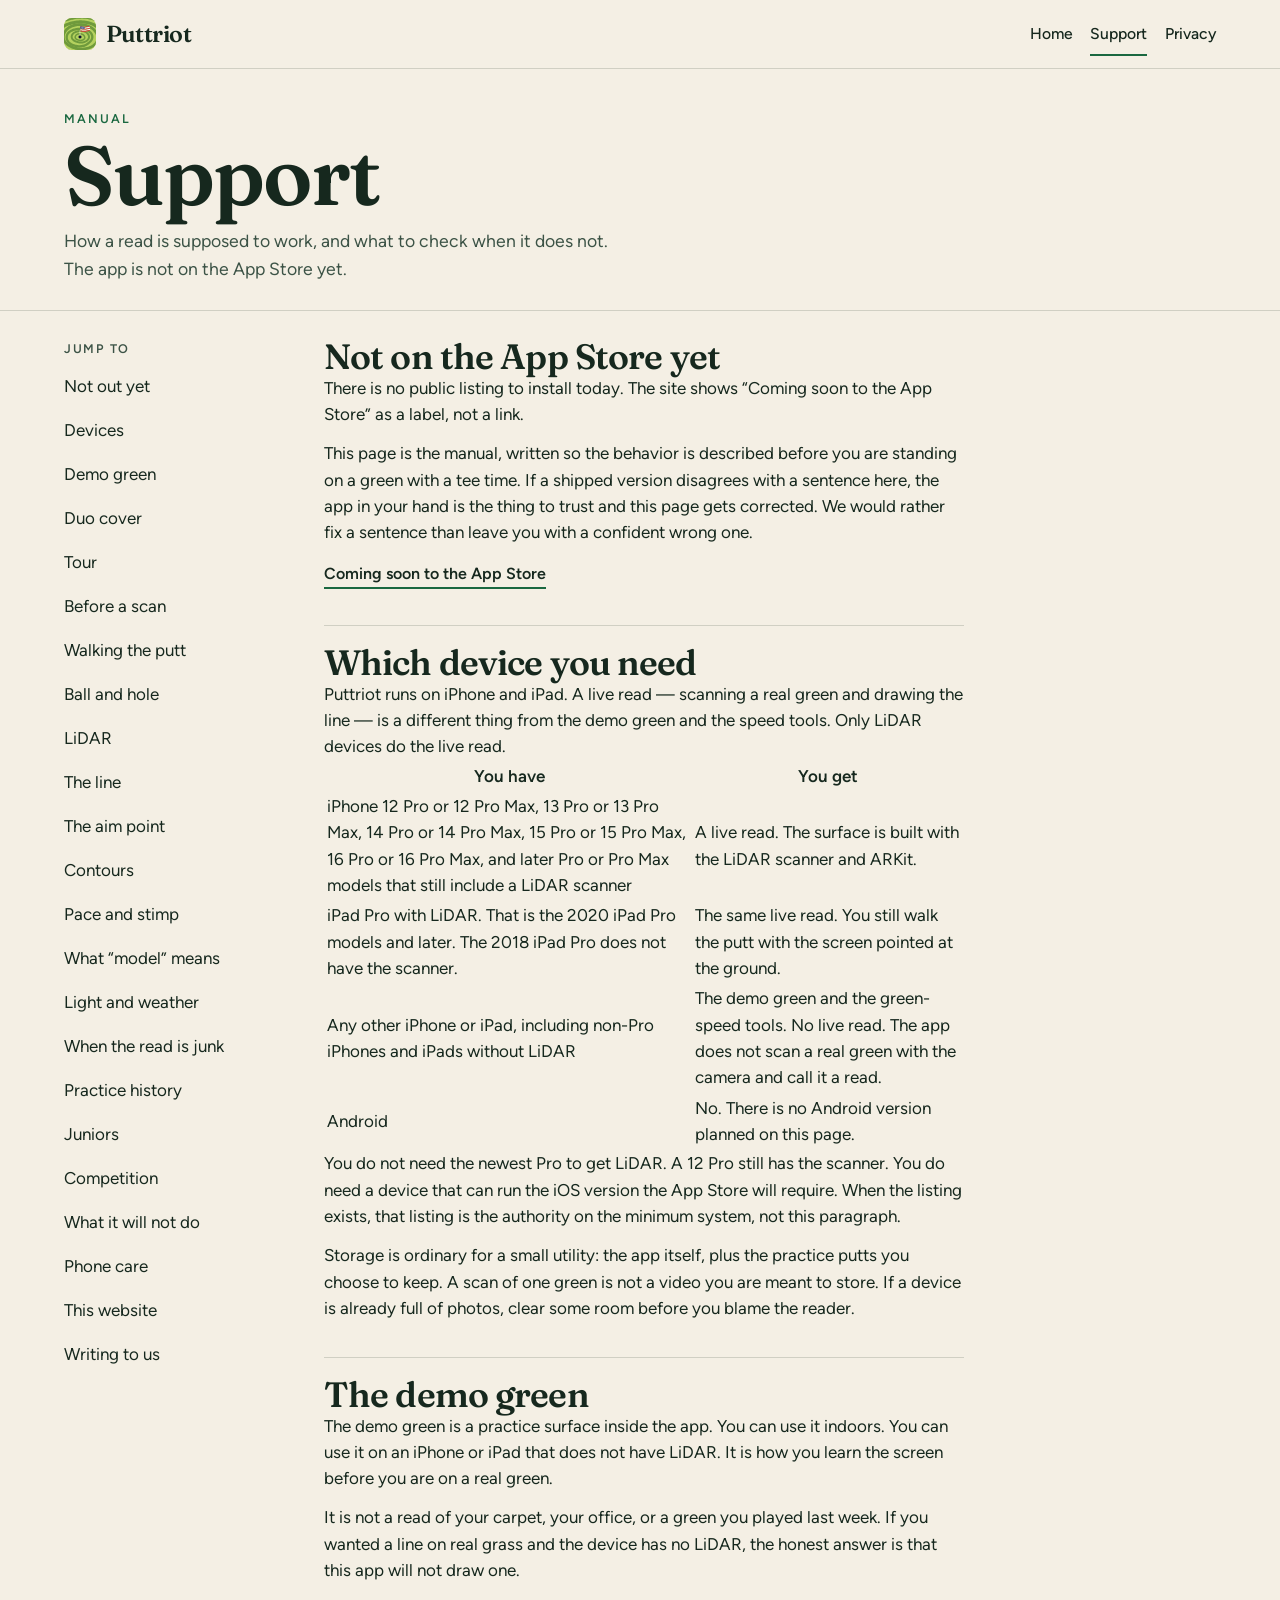
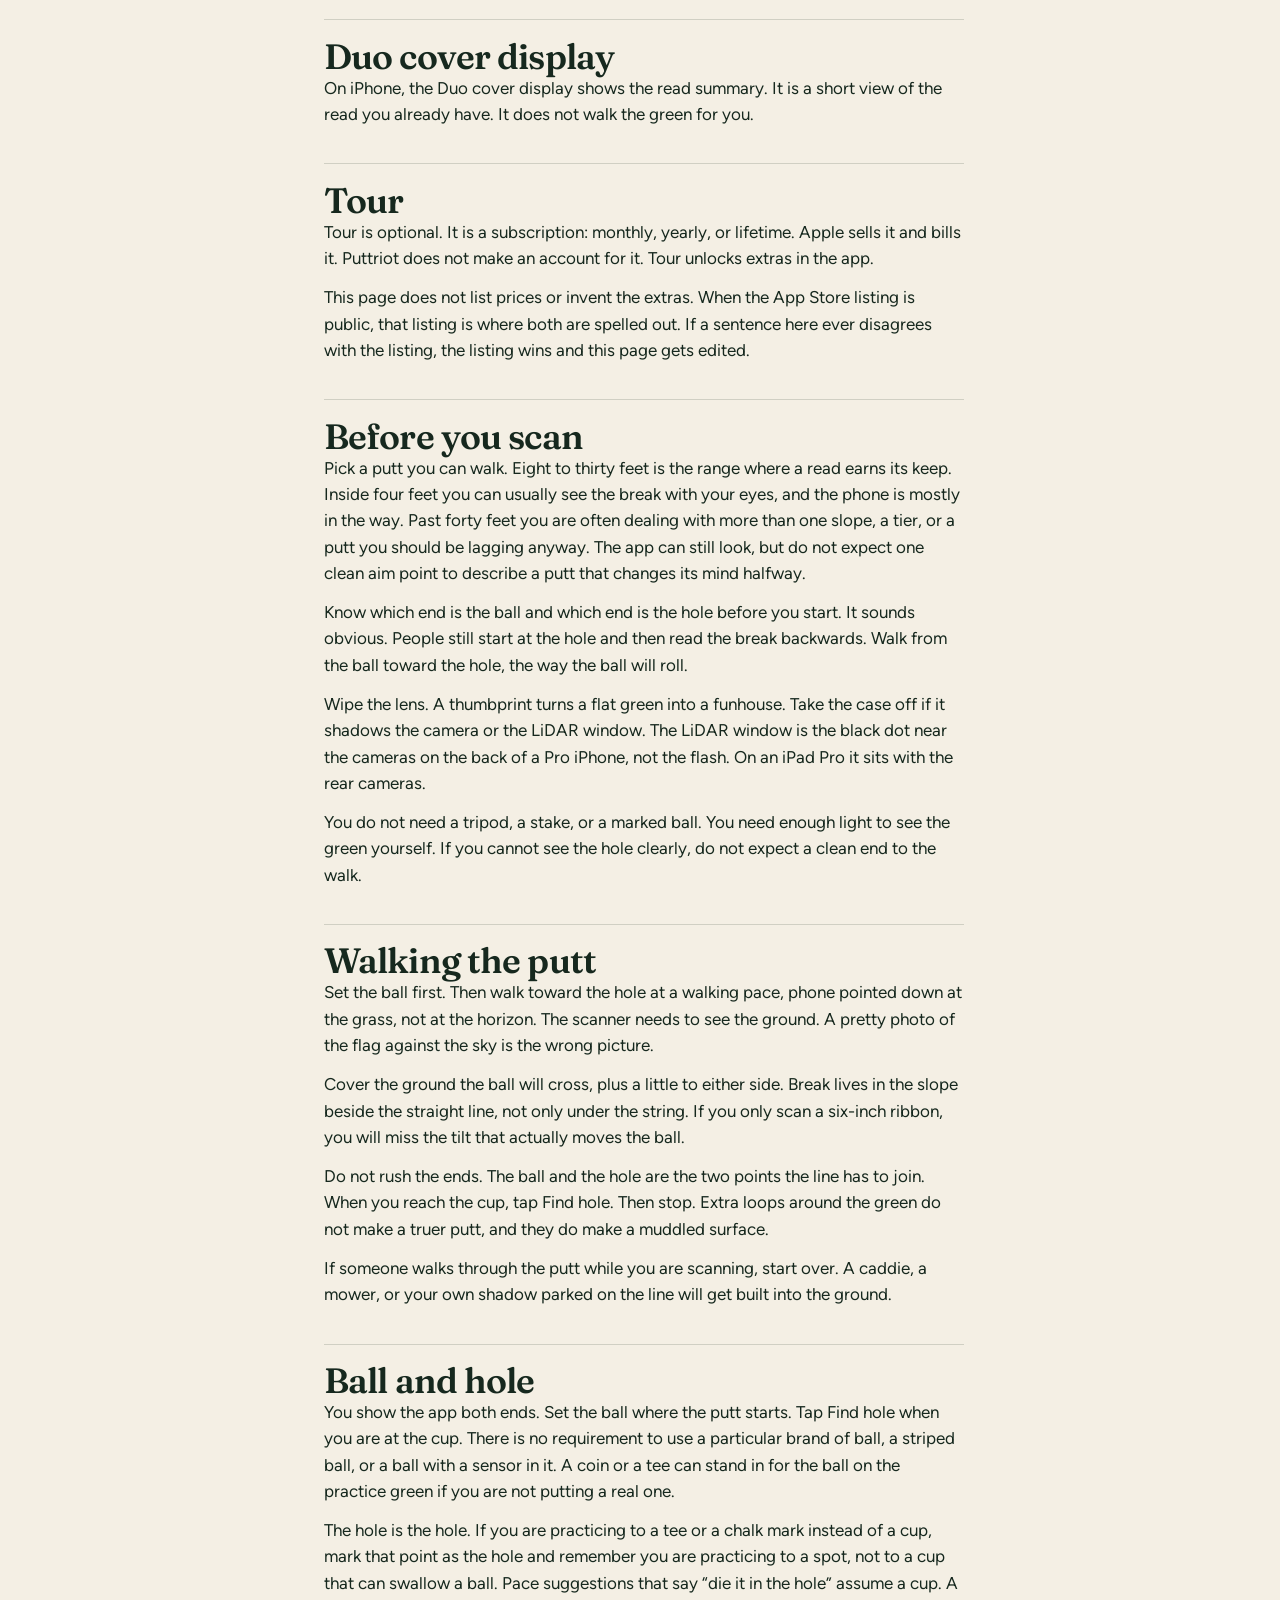
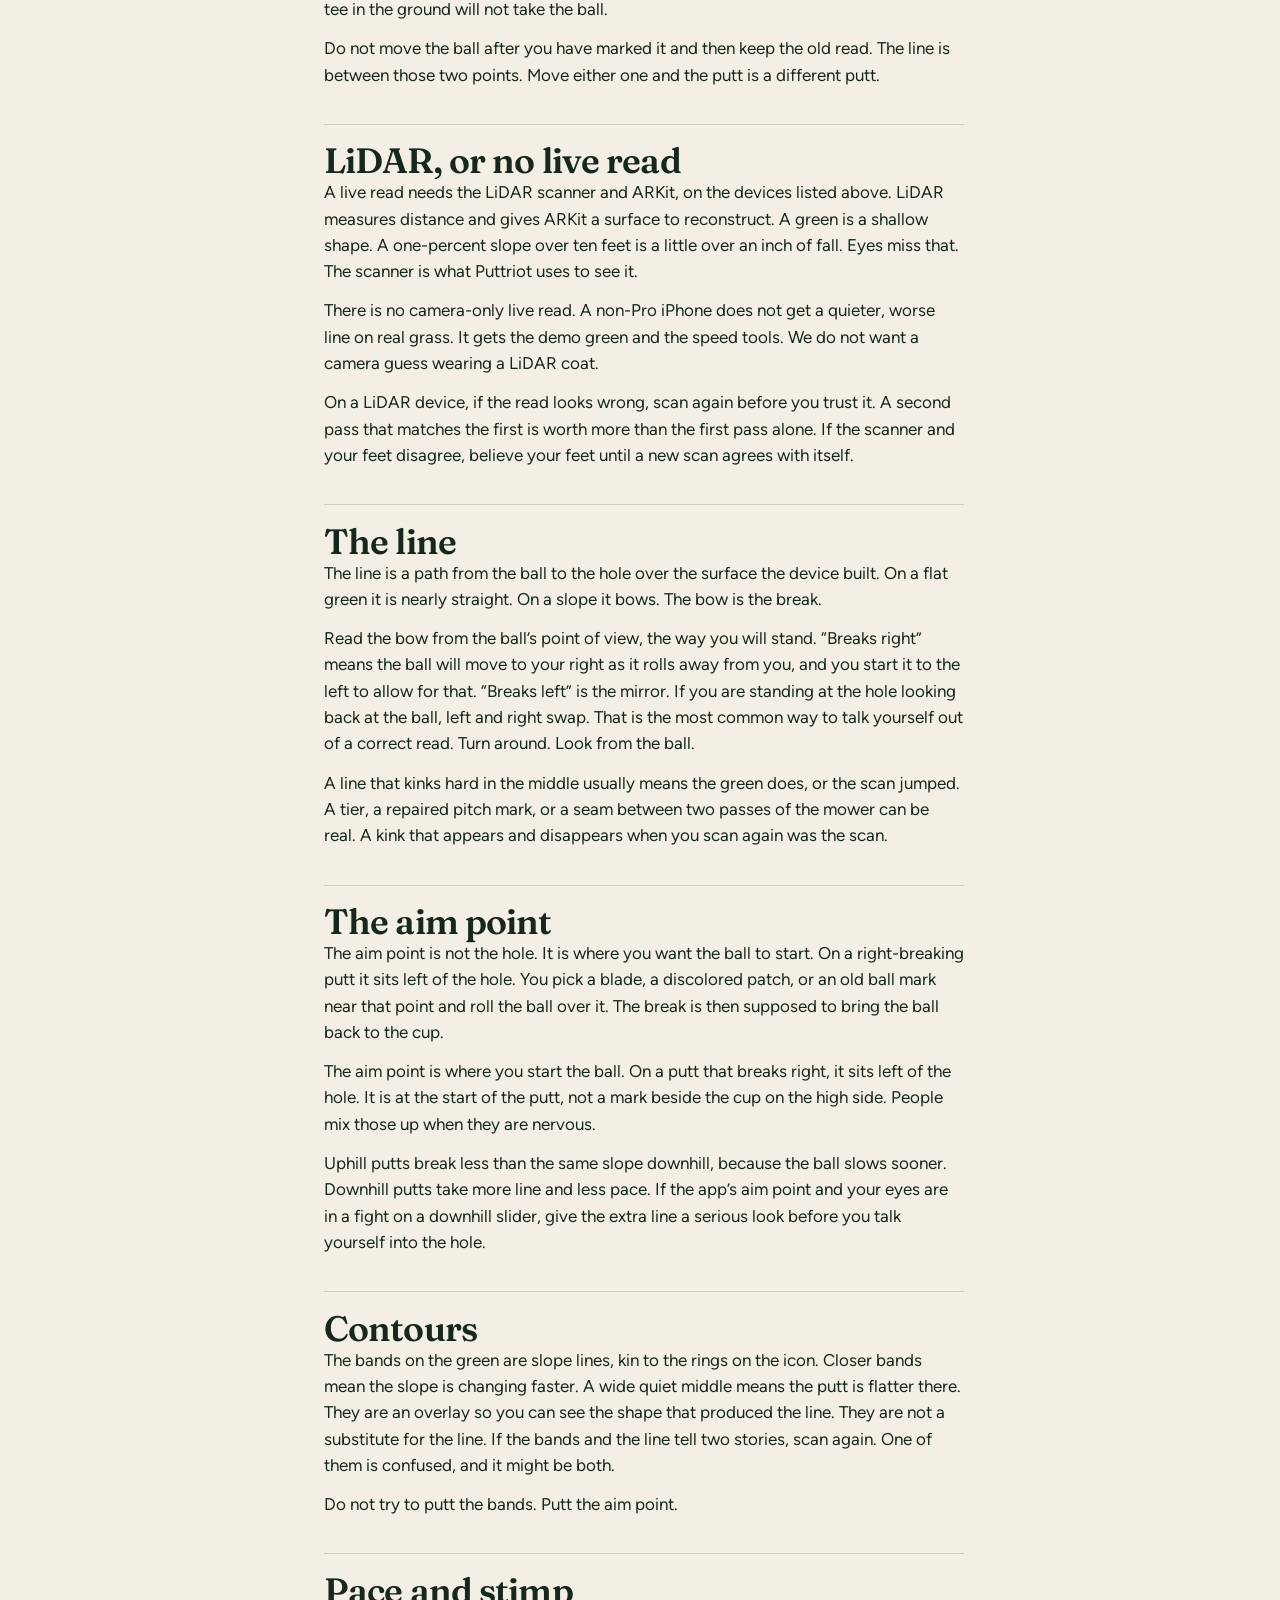
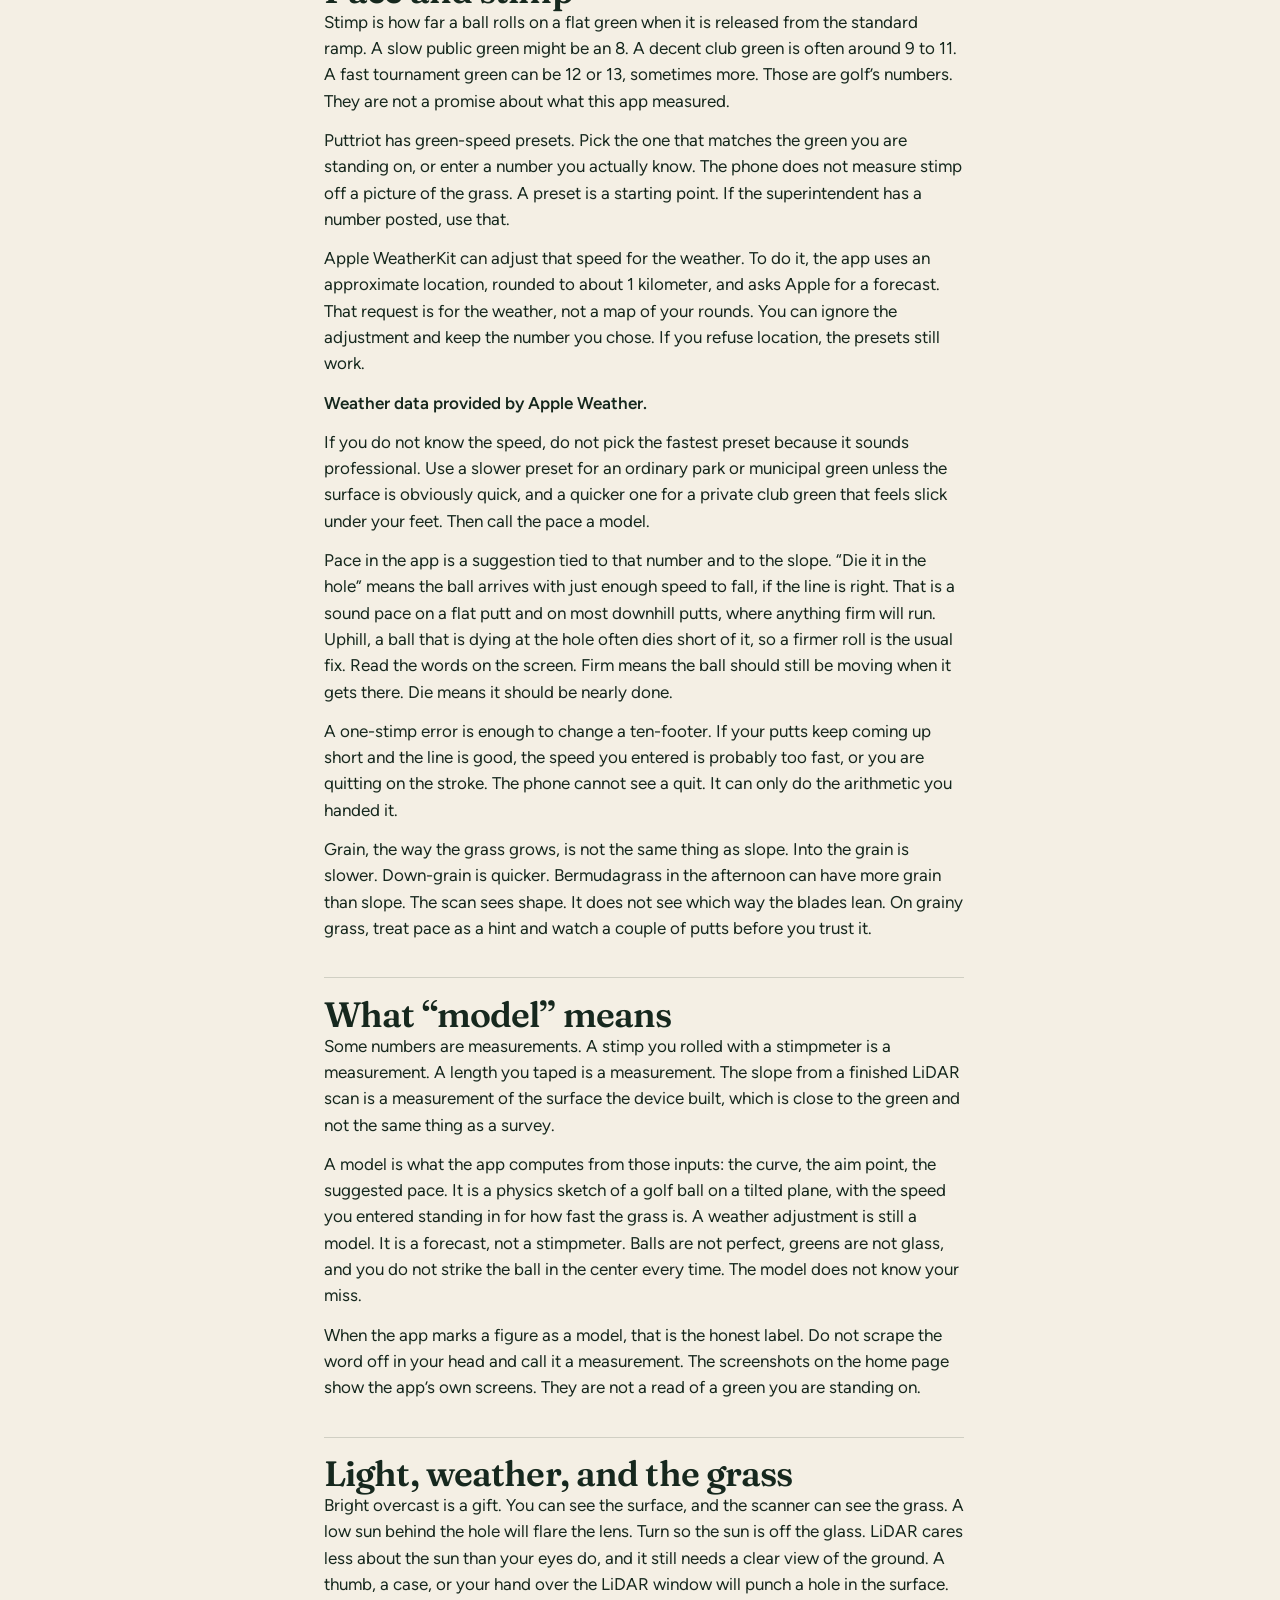
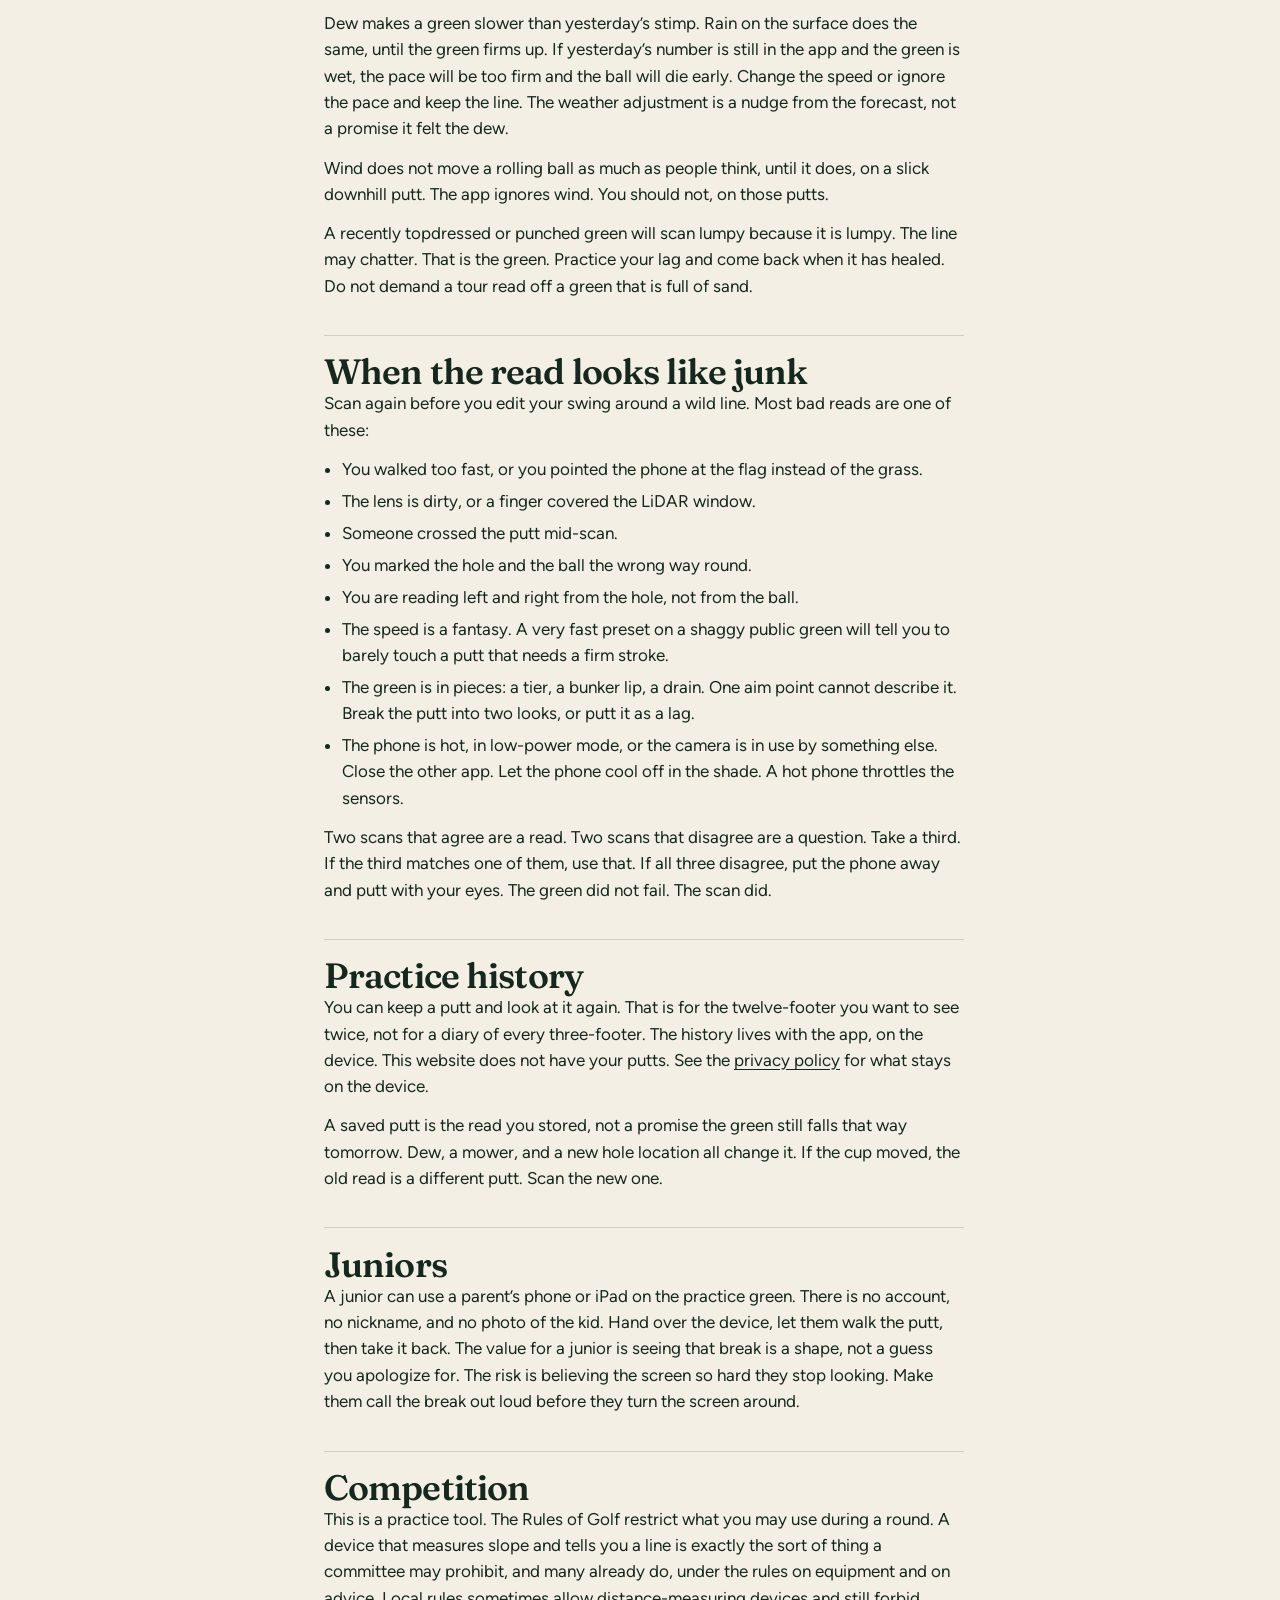
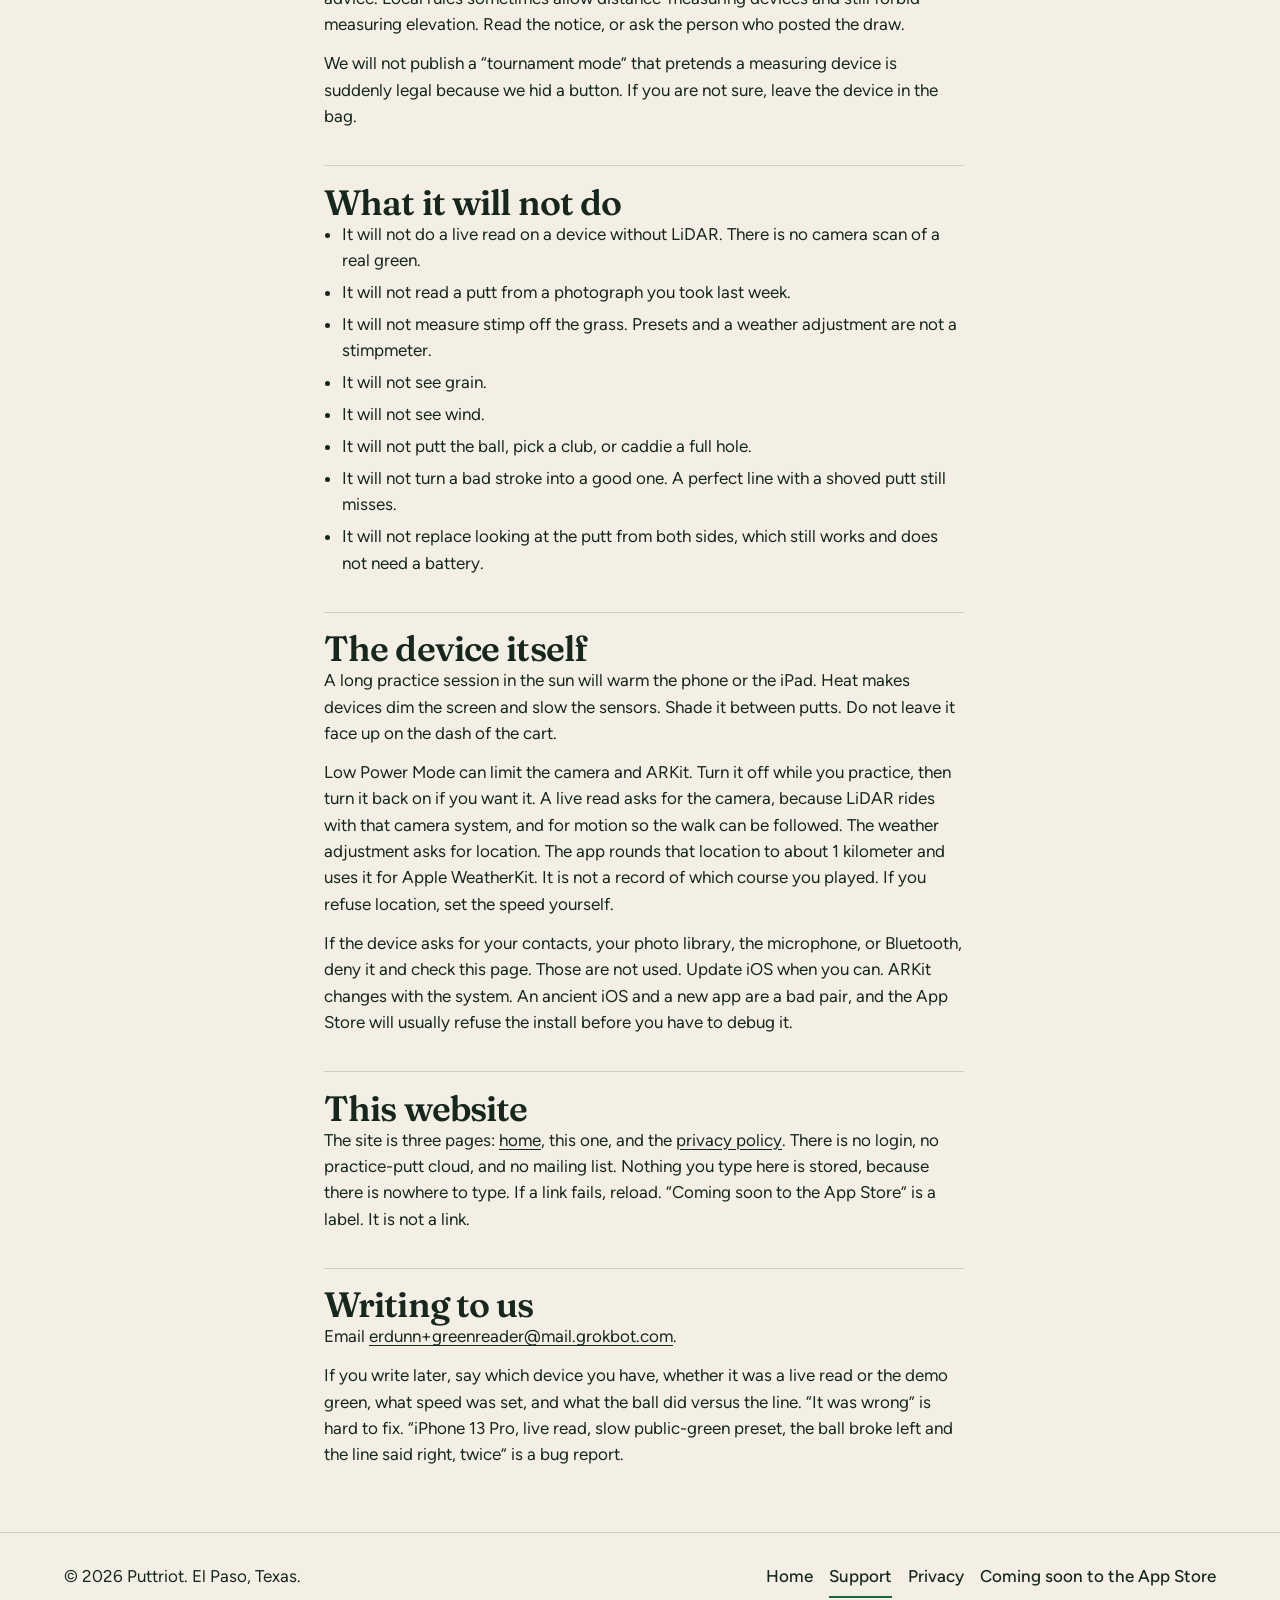
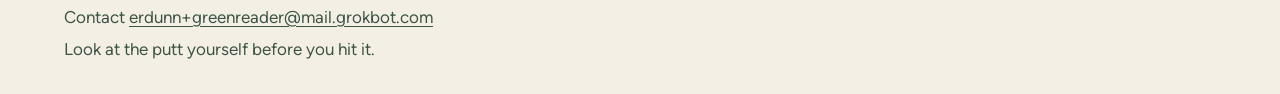
<file: support/index.html>
<!DOCTYPE html>
<html lang="en">
<head>
  <meta charset="utf-8">
  <meta name="viewport" content="width=device-width, initial-scale=1">
  <title>Support — Puttriot</title>
  <meta name="description" content="How a Puttriot read works: LiDAR iPhone Pro and iPad Pro, the walk, Find hole, green speed, WeatherKit, and the demo green.">
  <meta name="theme-color" content="#f4efe4" media="(prefers-color-scheme: light)">
  <meta name="theme-color" content="#0e1712" media="(prefers-color-scheme: dark)">
  <link rel="preload" href="../assets/fonts/fraunces-latin-600.woff2" as="font" type="font/woff2" crossorigin>
  <link rel="icon" href="../assets/icon.svg" type="image/svg+xml">
  <link rel="icon" href="../assets/favicon-32.png" sizes="32x32" type="image/png">
  <link rel="apple-touch-icon" href="../assets/apple-touch-icon.png">
  <link rel="stylesheet" href="../css/styles.css">
  <script>document.documentElement.classList.add("js")</script>
</head>
<body>
  <a class="skip" href="#main">Skip to content</a>
  <header class="nav">
    <div class="wrap nav-bar">
      <a class="brand" href="../home/">
        <img src="../assets/icon.svg" width="36" height="36" alt="">
        <span>Puttriot</span>
      </a>
      <button class="nav-toggle" type="button" aria-expanded="false" aria-controls="nav-panel">
        <span class="nav-toggle-label">Menu</span>
      </button>
      <div class="nav-panel" id="nav-panel">
        <nav aria-label="Primary">
          <ul class="nav-links">
            <li><a href="../home/">Home</a></li>
            <li><a href="../support/" aria-current="page">Support</a></li>
            <li><a href="../privacy-policy/">Privacy</a></li>
          </ul>
        </nav>
      </div>
    </div>
  </header>

  <main id="main" tabindex="-1">
    <header class="page-hero">
      <div class="wrap">
        <p class="plate-id">Manual</p>
        <h1>Support</h1>
        <p class="lede">How a read is supposed to work, and what to check when it does not. The app is not on the App Store yet.</p>
      </div>
    </header>
    <div class="wrap help">
      <nav class="jump" aria-label="On this page">
        <p>Jump to</p>
        <ol>
          <li><a href="#not-out">Not out yet</a></li>
          <li><a href="#devices">Devices</a></li>
          <li><a href="#demo">Demo green</a></li>
          <li><a href="#duo">Duo cover</a></li>
          <li><a href="#tour">Tour</a></li>
          <li><a href="#before">Before a scan</a></li>
          <li><a href="#walk">Walking the putt</a></li>
          <li><a href="#markers">Ball and hole</a></li>
          <li><a href="#sensors">LiDAR</a></li>
          <li><a href="#line">The line</a></li>
          <li><a href="#aim">The aim point</a></li>
          <li><a href="#contours">Contours</a></li>
          <li><a href="#pace">Pace and stimp</a></li>
          <li><a href="#model">What “model” means</a></li>
          <li><a href="#conditions">Light and weather</a></li>
          <li><a href="#bad">When the read is junk</a></li>
          <li><a href="#history">Practice history</a></li>
          <li><a href="#juniors">Juniors</a></li>
          <li><a href="#rules">Competition</a></li>
          <li><a href="#wont">What it will not do</a></li>
          <li><a href="#care">Phone care</a></li>
          <li><a href="#site">This website</a></li>
          <li><a href="#write">Writing to us</a></li>
        </ol>
      </nav>
      <article class="help-body">
        <h2 id="not-out">Not on the App Store yet</h2>
        <p>There is no public listing to install today. The site shows “Coming soon to the App Store” as a label, not a link.</p>
        <p>This page is the manual, written so the behavior is described before you are standing on a green with a tee time. If a shipped version disagrees with a sentence here, the app in your hand is the thing to trust and this page gets corrected. We would rather fix a sentence than leave you with a confident wrong one.</p>
        <p class="store">Coming soon to the App Store</p>

        <h2 id="devices">Which device you need</h2>
        <p>Puttriot runs on iPhone and iPad. A live read — scanning a real green and drawing the line — is a different thing from the demo green and the speed tools. Only LiDAR devices do the live read.</p>
        <div class="table-wrap">
          <table>
            <thead>
              <tr><th scope="col">You have</th><th scope="col">You get</th></tr>
            </thead>
            <tbody>
              <tr>
                <td>iPhone 12 Pro or 12 Pro Max, 13 Pro or 13 Pro Max, 14 Pro or 14 Pro Max, 15 Pro or 15 Pro Max, 16 Pro or 16 Pro Max, and later Pro or Pro Max models that still include a LiDAR scanner</td>
                <td>A live read. The surface is built with the LiDAR scanner and ARKit.</td>
              </tr>
              <tr>
                <td>iPad Pro with LiDAR. That is the 2020 iPad Pro models and later. The 2018 iPad Pro does not have the scanner.</td>
                <td>The same live read. You still walk the putt with the screen pointed at the ground.</td>
              </tr>
              <tr>
                <td>Any other iPhone or iPad, including non-Pro iPhones and iPads without LiDAR</td>
                <td>The demo green and the green-speed tools. No live read. The app does not scan a real green with the camera and call it a read.</td>
              </tr>
              <tr>
                <td>Android</td>
                <td>No. There is no Android version planned on this page.</td>
              </tr>
            </tbody>
          </table>
        </div>
        <p>You do not need the newest Pro to get LiDAR. A 12 Pro still has the scanner. You do need a device that can run the iOS version the App Store will require. When the listing exists, that listing is the authority on the minimum system, not this paragraph.</p>
        <p>Storage is ordinary for a small utility: the app itself, plus the practice putts you choose to keep. A scan of one green is not a video you are meant to store. If a device is already full of photos, clear some room before you blame the reader.</p>

        <h2 id="demo">The demo green</h2>
        <p>The demo green is a practice surface inside the app. You can use it indoors. You can use it on an iPhone or iPad that does not have LiDAR. It is how you learn the screen before you are on a real green.</p>
        <p>It is not a read of your carpet, your office, or a green you played last week. If you wanted a line on real grass and the device has no LiDAR, the honest answer is that this app will not draw one.</p>

        <h2 id="duo">Duo cover display</h2>
        <p>On iPhone, the Duo cover display shows the read summary. It is a short view of the read you already have. It does not walk the green for you.</p>

        <h2 id="tour">Tour</h2>
        <p>Tour is optional. It is a subscription: monthly, yearly, or lifetime. Apple sells it and bills it. Puttriot does not make an account for it. Tour unlocks extras in the app.</p>
        <p>This page does not list prices or invent the extras. When the App Store listing is public, that listing is where both are spelled out. If a sentence here ever disagrees with the listing, the listing wins and this page gets edited.</p>

        <h2 id="before">Before you scan</h2>
        <p>Pick a putt you can walk. Eight to thirty feet is the range where a read earns its keep. Inside four feet you can usually see the break with your eyes, and the phone is mostly in the way. Past forty feet you are often dealing with more than one slope, a tier, or a putt you should be lagging anyway. The app can still look, but do not expect one clean aim point to describe a putt that changes its mind halfway.</p>
        <p>Know which end is the ball and which end is the hole before you start. It sounds obvious. People still start at the hole and then read the break backwards. Walk from the ball toward the hole, the way the ball will roll.</p>
        <p>Wipe the lens. A thumbprint turns a flat green into a funhouse. Take the case off if it shadows the camera or the LiDAR window. The LiDAR window is the black dot near the cameras on the back of a Pro iPhone, not the flash. On an iPad Pro it sits with the rear cameras.</p>
        <p>You do not need a tripod, a stake, or a marked ball. You need enough light to see the green yourself. If you cannot see the hole clearly, do not expect a clean end to the walk.</p>

        <h2 id="walk">Walking the putt</h2>
        <p>Set the ball first. Then walk toward the hole at a walking pace, phone pointed down at the grass, not at the horizon. The scanner needs to see the ground. A pretty photo of the flag against the sky is the wrong picture.</p>
        <p>Cover the ground the ball will cross, plus a little to either side. Break lives in the slope beside the straight line, not only under the string. If you only scan a six-inch ribbon, you will miss the tilt that actually moves the ball.</p>
        <p>Do not rush the ends. The ball and the hole are the two points the line has to join. When you reach the cup, tap Find hole. Then stop. Extra loops around the green do not make a truer putt, and they do make a muddled surface.</p>
        <p>If someone walks through the putt while you are scanning, start over. A caddie, a mower, or your own shadow parked on the line will get built into the ground.</p>

        <h2 id="markers">Ball and hole</h2>
        <p>You show the app both ends. Set the ball where the putt starts. Tap Find hole when you are at the cup. There is no requirement to use a particular brand of ball, a striped ball, or a ball with a sensor in it. A coin or a tee can stand in for the ball on the practice green if you are not putting a real one.</p>
        <p>The hole is the hole. If you are practicing to a tee or a chalk mark instead of a cup, mark that point as the hole and remember you are practicing to a spot, not to a cup that can swallow a ball. Pace suggestions that say “die it in the hole” assume a cup. A tee in the ground will not take the ball.</p>
        <p>Do not move the ball after you have marked it and then keep the old read. The line is between those two points. Move either one and the putt is a different putt.</p>

        <h2 id="sensors">LiDAR, or no live read</h2>
        <p>A live read needs the LiDAR scanner and ARKit, on the devices listed above. LiDAR measures distance and gives ARKit a surface to reconstruct. A green is a shallow shape. A one-percent slope over ten feet is a little over an inch of fall. Eyes miss that. The scanner is what Puttriot uses to see it.</p>
        <p>There is no camera-only live read. A non-Pro iPhone does not get a quieter, worse line on real grass. It gets the demo green and the speed tools. We do not want a camera guess wearing a LiDAR coat.</p>
        <p>On a LiDAR device, if the read looks wrong, scan again before you trust it. A second pass that matches the first is worth more than the first pass alone. If the scanner and your feet disagree, believe your feet until a new scan agrees with itself.</p>

        <h2 id="line">The line</h2>
        <p>The line is a path from the ball to the hole over the surface the device built. On a flat green it is nearly straight. On a slope it bows. The bow is the break.</p>
        <p>Read the bow from the ball’s point of view, the way you will stand. “Breaks right” means the ball will move to your right as it rolls away from you, and you start it to the left to allow for that. “Breaks left” is the mirror. If you are standing at the hole looking back at the ball, left and right swap. That is the most common way to talk yourself out of a correct read. Turn around. Look from the ball.</p>
        <p>A line that kinks hard in the middle usually means the green does, or the scan jumped. A tier, a repaired pitch mark, or a seam between two passes of the mower can be real. A kink that appears and disappears when you scan again was the scan.</p>

        <h2 id="aim">The aim point</h2>
        <p>The aim point is not the hole. It is where you want the ball to start. On a right-breaking putt it sits left of the hole. You pick a blade, a discolored patch, or an old ball mark near that point and roll the ball over it. The break is then supposed to bring the ball back to the cup.</p>
        <p>The aim point is where you start the ball. On a putt that breaks right, it sits left of the hole. It is at the start of the putt, not a mark beside the cup on the high side. People mix those up when they are nervous.</p>
        <p>Uphill putts break less than the same slope downhill, because the ball slows sooner. Downhill putts take more line and less pace. If the app’s aim point and your eyes are in a fight on a downhill slider, give the extra line a serious look before you talk yourself into the hole.</p>

        <h2 id="contours">Contours</h2>
        <p>The bands on the green are slope lines, kin to the rings on the icon. Closer bands mean the slope is changing faster. A wide quiet middle means the putt is flatter there. They are an overlay so you can see the shape that produced the line. They are not a substitute for the line. If the bands and the line tell two stories, scan again. One of them is confused, and it might be both.</p>
        <p>Do not try to putt the bands. Putt the aim point.</p>

        <h2 id="pace">Pace and stimp</h2>
        <p>Stimp is how far a ball rolls on a flat green when it is released from the standard ramp. A slow public green might be an 8. A decent club green is often around 9 to 11. A fast tournament green can be 12 or 13, sometimes more. Those are golf’s numbers. They are not a promise about what this app measured.</p>
        <p>Puttriot has green-speed presets. Pick the one that matches the green you are standing on, or enter a number you actually know. The phone does not measure stimp off a picture of the grass. A preset is a starting point. If the superintendent has a number posted, use that.</p>
        <p>Apple WeatherKit can adjust that speed for the weather. To do it, the app uses an approximate location, rounded to about 1 kilometer, and asks Apple for a forecast. That request is for the weather, not a map of your rounds. You can ignore the adjustment and keep the number you chose. If you refuse location, the presets still work.</p>
        <p class="attrib">Weather data provided by Apple Weather.</p>
        <p>If you do not know the speed, do not pick the fastest preset because it sounds professional. Use a slower preset for an ordinary park or municipal green unless the surface is obviously quick, and a quicker one for a private club green that feels slick under your feet. Then call the pace a model.</p>
        <p>Pace in the app is a suggestion tied to that number and to the slope. “Die it in the hole” means the ball arrives with just enough speed to fall, if the line is right. That is a sound pace on a flat putt and on most downhill putts, where anything firm will run. Uphill, a ball that is dying at the hole often dies short of it, so a firmer roll is the usual fix. Read the words on the screen. Firm means the ball should still be moving when it gets there. Die means it should be nearly done.</p>
        <p>A one-stimp error is enough to change a ten-footer. If your putts keep coming up short and the line is good, the speed you entered is probably too fast, or you are quitting on the stroke. The phone cannot see a quit. It can only do the arithmetic you handed it.</p>
        <p>Grain, the way the grass grows, is not the same thing as slope. Into the grain is slower. Down-grain is quicker. Bermudagrass in the afternoon can have more grain than slope. The scan sees shape. It does not see which way the blades lean. On grainy grass, treat pace as a hint and watch a couple of putts before you trust it.</p>

        <h2 id="model">What “model” means</h2>
        <p>Some numbers are measurements. A stimp you rolled with a stimpmeter is a measurement. A length you taped is a measurement. The slope from a finished LiDAR scan is a measurement of the surface the device built, which is close to the green and not the same thing as a survey.</p>
        <p>A model is what the app computes from those inputs: the curve, the aim point, the suggested pace. It is a physics sketch of a golf ball on a tilted plane, with the speed you entered standing in for how fast the grass is. A weather adjustment is still a model. It is a forecast, not a stimpmeter. Balls are not perfect, greens are not glass, and you do not strike the ball in the center every time. The model does not know your miss.</p>
        <p>When the app marks a figure as a model, that is the honest label. Do not scrape the word off in your head and call it a measurement. The screenshots on the home page show the app’s own screens. They are not a read of a green you are standing on.</p>

        <h2 id="conditions">Light, weather, and the grass</h2>
        <p>Bright overcast is a gift. You can see the surface, and the scanner can see the grass. A low sun behind the hole will flare the lens. Turn so the sun is off the glass. LiDAR cares less about the sun than your eyes do, and it still needs a clear view of the ground. A thumb, a case, or your hand over the LiDAR window will punch a hole in the surface.</p>
        <p>Dew makes a green slower than yesterday’s stimp. Rain on the surface does the same, until the green firms up. If yesterday’s number is still in the app and the green is wet, the pace will be too firm and the ball will die early. Change the speed or ignore the pace and keep the line. The weather adjustment is a nudge from the forecast, not a promise it felt the dew.</p>
        <p>Wind does not move a rolling ball as much as people think, until it does, on a slick downhill putt. The app ignores wind. You should not, on those putts.</p>
        <p>A recently topdressed or punched green will scan lumpy because it is lumpy. The line may chatter. That is the green. Practice your lag and come back when it has healed. Do not demand a tour read off a green that is full of sand.</p>

        <h2 id="bad">When the read looks like junk</h2>
        <p>Scan again before you edit your swing around a wild line. Most bad reads are one of these:</p>
        <ul>
          <li>You walked too fast, or you pointed the phone at the flag instead of the grass.</li>
          <li>The lens is dirty, or a finger covered the LiDAR window.</li>
          <li>Someone crossed the putt mid-scan.</li>
          <li>You marked the hole and the ball the wrong way round.</li>
          <li>You are reading left and right from the hole, not from the ball.</li>
          <li>The speed is a fantasy. A very fast preset on a shaggy public green will tell you to barely touch a putt that needs a firm stroke.</li>
          <li>The green is in pieces: a tier, a bunker lip, a drain. One aim point cannot describe it. Break the putt into two looks, or putt it as a lag.</li>
          <li>The phone is hot, in low-power mode, or the camera is in use by something else. Close the other app. Let the phone cool off in the shade. A hot phone throttles the sensors.</li>
        </ul>
        <p>Two scans that agree are a read. Two scans that disagree are a question. Take a third. If the third matches one of them, use that. If all three disagree, put the phone away and putt with your eyes. The green did not fail. The scan did.</p>

        <h2 id="history">Practice history</h2>
        <p>You can keep a putt and look at it again. That is for the twelve-footer you want to see twice, not for a diary of every three-footer. The history lives with the app, on the device. This website does not have your putts. See the <a href="../privacy-policy/">privacy policy</a> for what stays on the device.</p>
        <p>A saved putt is the read you stored, not a promise the green still falls that way tomorrow. Dew, a mower, and a new hole location all change it. If the cup moved, the old read is a different putt. Scan the new one.</p>

        <h2 id="juniors">Juniors</h2>
        <p>A junior can use a parent’s phone or iPad on the practice green. There is no account, no nickname, and no photo of the kid. Hand over the device, let them walk the putt, then take it back. The value for a junior is seeing that break is a shape, not a guess you apologize for. The risk is believing the screen so hard they stop looking. Make them call the break out loud before they turn the screen around.</p>

        <h2 id="rules">Competition</h2>
        <p>This is a practice tool. The Rules of Golf restrict what you may use during a round. A device that measures slope and tells you a line is exactly the sort of thing a committee may prohibit, and many already do, under the rules on equipment and on advice. Local rules sometimes allow distance-measuring devices and still forbid measuring elevation. Read the notice, or ask the person who posted the draw.</p>
        <p>We will not publish a “tournament mode” that pretends a measuring device is suddenly legal because we hid a button. If you are not sure, leave the device in the bag.</p>

        <h2 id="wont">What it will not do</h2>
        <ul>
          <li>It will not do a live read on a device without LiDAR. There is no camera scan of a real green.</li>
          <li>It will not read a putt from a photograph you took last week.</li>
          <li>It will not measure stimp off the grass. Presets and a weather adjustment are not a stimpmeter.</li>
          <li>It will not see grain.</li>
          <li>It will not see wind.</li>
          <li>It will not putt the ball, pick a club, or caddie a full hole.</li>
          <li>It will not turn a bad stroke into a good one. A perfect line with a shoved putt still misses.</li>
          <li>It will not replace looking at the putt from both sides, which still works and does not need a battery.</li>
        </ul>

        <h2 id="care">The device itself</h2>
        <p>A long practice session in the sun will warm the phone or the iPad. Heat makes devices dim the screen and slow the sensors. Shade it between putts. Do not leave it face up on the dash of the cart.</p>
        <p>Low Power Mode can limit the camera and ARKit. Turn it off while you practice, then turn it back on if you want it. A live read asks for the camera, because LiDAR rides with that camera system, and for motion so the walk can be followed. The weather adjustment asks for location. The app rounds that location to about 1 kilometer and uses it for Apple WeatherKit. It is not a record of which course you played. If you refuse location, set the speed yourself.</p>
        <p>If the device asks for your contacts, your photo library, the microphone, or Bluetooth, deny it and check this page. Those are not used. Update iOS when you can. ARKit changes with the system. An ancient iOS and a new app are a bad pair, and the App Store will usually refuse the install before you have to debug it.</p>

        <h2 id="site">This website</h2>
        <p>The site is three pages: <a href="../home/">home</a>, this one, and the <a href="../privacy-policy/">privacy policy</a>. There is no login, no practice-putt cloud, and no mailing list. Nothing you type here is stored, because there is nowhere to type. If a link fails, reload. “Coming soon to the App Store” is a label. It is not a link.</p>

        <h2 id="write">Writing to us</h2>
        <p>Email <a href="mailto:erdunn%2Bgreenreader@mail.grokbot.com">erdunn+greenreader@mail.grokbot.com</a>.</p>
        <p>If you write later, say which device you have, whether it was a live read or the demo green, what speed was set, and what the ball did versus the line. “It was wrong” is hard to fix. “iPhone 13 Pro, live read, slow public-green preset, the ball broke left and the line said right, twice” is a bug report.</p>
      </article>
    </div>
  </main>

  <footer class="site-foot">
    <div class="wrap">
      <div class="foot-row">
        <p>© <span id="year">2026</span> Puttriot. El Paso, Texas.</p>
        <ul class="foot-links">
          <li><a href="../home/">Home</a></li>
          <li><a href="../support/" aria-current="page">Support</a></li>
          <li><a href="../privacy-policy/">Privacy</a></li>
          <li><span class="soon-label">Coming soon to the App Store</span></li>
        </ul>
      </div>
      <p class="fine">Contact <a href="mailto:erdunn%2Bgreenreader@mail.grokbot.com">erdunn+greenreader@mail.grokbot.com</a></p>
      <p class="fine">Look at the putt yourself before you hit it.</p>
    </div>
  </footer>
  <script src="../js/main.js"></script>
</body>
</html>
</file>
<file: css/styles.css>
/* Puttriot
   Fraunces for headlines, Figtree for text.
   Tokens from the green: turf, cup, sand, flag, shadow. */

@font-face {
  font-family: Fraunces;
  font-style: normal;
  font-weight: 600;
  font-display: swap;
  src: url("../assets/fonts/fraunces-latin-600.woff2") format("woff2");
}

@font-face {
  font-family: Figtree;
  font-style: normal;
  font-weight: 400;
  font-display: swap;
  src: url("../assets/fonts/figtree-latin-400.woff2") format("woff2");
}

@font-face {
  font-family: Figtree;
  font-style: normal;
  font-weight: 500;
  font-display: swap;
  src: url("../assets/fonts/figtree-latin-500.woff2") format("woff2");
}

@font-face {
  font-family: Figtree;
  font-style: normal;
  font-weight: 600;
  font-display: swap;
  src: url("../assets/fonts/figtree-latin-600.woff2") format("woff2");
}

:root {
  color-scheme: light;
  --bg: #f4efe4;
  --sand: #e6d3ae;
  --ink: #16281e;
  --muted: #3c5346;
  --line: rgba(22, 40, 30, 0.16);
  --turf: #1a6840;
  --turf-deep: #10281c;
  --mint: #d5f0df;
  --flag: #9c342c;
  --cup: #0c1210;
  --focus: #0c3d24;
  --field: #10281c;
  --field-ink: #f4efe4;
  --field-muted: #c9d7cc;
  --serif: Fraunces, "Iowan Old Style", Palatino, Georgia, serif;
  --sans: Figtree, "Avenir Next", "Segoe UI", sans-serif;
  --page: 72rem;
}

@media (prefers-color-scheme: dark) {
  :root {
    color-scheme: dark;
    --bg: #0e1712;
    --sand: #1c2b22;
    --ink: #f3eee4;
    --muted: #c5d1c6;
    --line: rgba(243, 238, 228, 0.16);
    --turf: #8ed4a4;
    --turf-deep: #07110c;
    --mint: #173528;
    --flag: #f0b2aa;
    --cup: #050807;
    --focus: #f0e2c0;
    --field: #07110c;
    --field-ink: #f3eee4;
    --field-muted: #c5d1c6;
  }

  ::selection {
    background: #8ed4a4;
    color: #0e1712;
  }
}

*,
*::before,
*::after { box-sizing: border-box; }

html { scroll-padding-top: 5rem; }

@media (prefers-reduced-motion: no-preference) {
  html { scroll-behavior: smooth; }
}

body {
  margin: 0;
  min-height: 100vh;
  display: flex;
  flex-direction: column;
  font-family: var(--sans);
  font-size: 1.0625rem;
  line-height: 1.55;
  color: var(--ink);
  background: var(--bg);
}

body.menu-lock { overflow: hidden; }

img { max-width: 100%; height: auto; display: block; }

h1, h2, h3, p, ul, ol, dl, dd, figure { margin: 0; }

ul, ol { padding: 0; }

a { color: inherit; }

button { font: inherit; color: inherit; }

:focus-visible {
  outline: 3px solid var(--focus);
  outline-offset: 3px;
}

::selection {
  background: var(--turf-deep);
  color: var(--field-ink);
}

.skip {
  position: absolute;
  left: 1rem;
  top: -4rem;
  z-index: 40;
  background: var(--ink);
  color: var(--bg);
  padding: 0.55rem 0.8rem;
  text-decoration: none;
  font-weight: 600;
}

.skip:focus { top: 0.75rem; }

.wrap {
  width: min(var(--page), calc(100% - 2rem));
  margin-inline: auto;
}

/* Header */

.nav {
  position: sticky;
  top: 0;
  z-index: 20;
  background: var(--bg);
  border-bottom: 1px solid var(--line);
}

.nav-bar {
  position: relative;
  display: flex;
  align-items: center;
  gap: 1rem;
  min-height: 4.25rem;
}

.brand {
  display: inline-flex;
  align-items: center;
  gap: 0.6rem;
  margin-right: auto;
  text-decoration: none;
  font-family: var(--serif);
  font-weight: 600;
  font-size: 1.45rem;
  letter-spacing: -0.02em;
  line-height: 1;
}

.brand img {
  width: 32px;
  height: 32px;
  border-radius: 8px;
}

.nav-toggle {
  display: none;
  border: 1px solid var(--ink);
  background: transparent;
  min-height: 44px;
  padding: 0.3rem 0.7rem;
  font-weight: 600;
  cursor: pointer;
}

.nav-panel {
  display: flex;
  align-items: center;
  gap: 1.25rem;
}

.nav-links {
  display: flex;
  gap: 1.1rem;
  list-style: none;
}

.nav-links a {
  display: inline-flex;
  align-items: center;
  min-height: 44px;
  text-decoration: none;
  font-weight: 500;
  font-size: 0.98rem;
}

.nav-links a[aria-current="page"] {
  box-shadow: inset 0 -2px 0 var(--turf);
}

.nav-links a:hover { text-decoration: underline; text-underline-offset: 0.2em; }

.store,
.stamp {
  display: inline-block;
  margin: 0;
  padding: 0 0 0.15rem;
  border: 0;
  border-bottom: 2px solid var(--turf);
  background: none;
  color: var(--ink);
  font-weight: 600;
  font-size: 1rem;
  line-height: 1.35;
  cursor: default;
}

.hero,
.field,
.sand,
.section,
.maker,
.page-hero { scroll-margin-top: 5.25rem; }

/* Home */

.hero { padding: 2.25rem 0 3.5rem; }

.hero-grid {
  display: grid;
  gap: 2.5rem;
  align-items: center;
}

.kicker,
.plate-id {
  font-weight: 600;
  font-size: 0.78rem;
  letter-spacing: 0.16em;
  text-transform: uppercase;
  color: var(--turf);
}

h1, h2, .brand {
  font-family: var(--serif);
  font-weight: 600;
  letter-spacing: -0.025em;
}

h1 {
  margin-top: 0.7rem;
  font-size: clamp(3.15rem, 8vw, 5.6rem);
  line-height: 0.96;
  max-width: 10ch;
  text-wrap: balance;
}

h2 {
  font-size: clamp(2.15rem, 4vw, 3.35rem);
  line-height: 1.02;
  text-wrap: balance;
}

.lede {
  margin-top: 1.15rem;
  max-width: 34rem;
  font-size: 1.15rem;
}

.lede + .lede { margin-top: 0.75rem; }

.hero-actions { margin-top: 1.5rem; }

.hardware {
  margin-top: 1rem;
  max-width: 34rem;
  color: var(--muted);
}

.hero-note {
  margin-top: 1.25rem;
  max-width: 34rem;
  font-size: 0.98rem;
}

.hero-note a,
.prose a,
.help-body a,
.fine a,
.maker a {
  text-underline-offset: 0.16em;
}

.hero-note a:hover,
.prose a:hover,
.help-body a:hover,
.fine a:hover,
.maker a:hover { color: var(--turf); }

/* Device frame. The picture inside is a real capture. */

.rig { width: min(100%, 300px); margin-inline: auto; }

.rig-bezel {
  background: var(--cup);
  border-radius: 2.5rem;
  padding: 0.7rem;
  box-shadow: 0 28px 50px -30px rgba(12, 18, 16, 0.65);
}

.rig-screen {
  border-radius: 1.95rem;
  overflow: hidden;
  background: var(--cup);
  line-height: 0;
}

.rig-screen img { width: 100%; height: auto; }

.rig figcaption,
.stage figcaption {
  margin-top: 0.7rem;
  font-size: 0.92rem;
  color: var(--muted);
  text-align: center;
}

.rig--pad { width: min(100%, 460px); }

.rig--pad .rig-bezel {
  border-radius: 1.5rem;
  padding: 0.75rem;
}

.rig--pad .rig-screen { border-radius: 1rem; }

/* Field */

.field {
  background: var(--field);
  color: var(--field-ink);
  padding: 4rem 0;
}

.field .kicker { color: #d7f3e2; }

.field a { color: var(--field-ink); }

.field a:focus-visible { outline-color: var(--field-ink); }

.split {
  display: grid;
  gap: 2.25rem;
  align-items: center;
}

.prose p,
.maker p { margin-top: 0.85rem; max-width: 38rem; }

.field .prose p { color: var(--field-muted); }

.field .prose p strong,
.prose strong { color: inherit; font-weight: 600; }

.field .prose .attrib {
  color: var(--field-ink);
  font-weight: 600;
}

.sand {
  background: var(--sand);
  padding: 4rem 0;
}

.sand .rig figcaption { color: var(--ink); }

/* Spec */

.spec { margin-top: 1.5rem; }

.spec div {
  display: grid;
  gap: 0.3rem;
  padding: 1rem 0;
  border-top: 1px solid var(--line);
}

.spec dt {
  font-weight: 600;
}

.spec dd {
  margin: 0;
  color: var(--muted);
}

.section { padding: 4rem 0; }

.section .kicker { margin-bottom: 0.55rem; }

.maker { padding-bottom: 4.5rem; }

/* Help pages */

.page-hero {
  padding: 2.5rem 0 1.75rem;
  border-bottom: 1px solid var(--line);
}

.page-hero h1 {
  max-width: none;
  margin-top: 0.45rem;
  font-size: clamp(3.2rem, 8vw, 5.2rem);
}

.page-hero .lede {
  margin-top: 0.75rem;
  color: var(--muted);
  font-size: 1.1rem;
}

.help {
  display: grid;
  gap: 1.25rem;
  padding: 1.75rem 0 4rem;
}

.jump p {
  font-size: 0.78rem;
  font-weight: 600;
  letter-spacing: 0.14em;
  text-transform: uppercase;
  color: var(--muted);
  margin-bottom: 0.35rem;
}

.jump ol {
  list-style: none;
  display: flex;
  flex-wrap: wrap;
  gap: 0.15rem 1rem;
}

.jump a {
  display: inline-flex;
  align-items: center;
  min-height: 44px;
  text-decoration: none;
}

.jump a:hover { text-decoration: underline; text-underline-offset: 0.16em; }

.help-body h2 {
  margin-top: 2.25rem;
  padding-top: 1.15rem;
  border-top: 1px solid var(--line);
  font-size: clamp(1.7rem, 3vw, 2.2rem);
}

.help-body h2:first-of-type {
  margin-top: 0;
  padding-top: 0;
  border-top: 0;
}

.help-body h3 {
  margin-top: 1.2rem;
  font-family: var(--serif);
  font-weight: 600;
  font-size: 1.35rem;
}

.help-body p,
.help-body li { max-width: 40rem; }

.help-body p + p,
.help-body ul + p,
.help-body p + ul,
.help-body .store,
.help-body .attrib { margin-top: 0.8rem; }

.help-body ul { padding-left: 1.15rem; }

.help-body li + li { margin-top: 0.35rem; }

.help-body .store { margin-top: 1.1rem; }

.dateline,
.note {
  margin-top: 0.7rem;
  color: var(--muted);
}

.attrib { font-weight: 600; }

/* Footer */

.site-foot {
  margin-top: auto;
  padding: 1.35rem 0 2rem;
  border-top: 1px solid var(--line);
}

.foot-row {
  display: flex;
  flex-wrap: wrap;
  justify-content: space-between;
  gap: 0.75rem 1.5rem;
  align-items: center;
}

.foot-links {
  display: flex;
  flex-wrap: wrap;
  gap: 0.2rem 1rem;
  list-style: none;
}

.foot-links a,
.soon-label {
  display: inline-flex;
  align-items: center;
  min-height: 44px;
  text-decoration: none;
  font-weight: 500;
}

.foot-links a:hover { text-decoration: underline; text-underline-offset: 0.18em; }

.foot-links a[aria-current="page"] { box-shadow: inset 0 -2px 0 var(--turf); }

.fine {
  margin-top: 0.35rem;
  color: var(--muted);
}

@media (min-width: 800px) {
  .spec div {
    grid-template-columns: 18rem minmax(0, 1fr);
    gap: 1.5rem;
    align-items: baseline;
  }
}

@media (min-width: 900px) {
  .split {
    grid-template-columns: minmax(0, 1fr) minmax(16rem, 0.8fr);
    gap: 3.5rem;
  }

  .split--reverse { grid-template-columns: minmax(16rem, 0.72fr) minmax(0, 1fr); }

  .split--reverse .rig { order: -1; }

  .help {
    grid-template-columns: 13.5rem minmax(0, 40rem);
    gap: 2.75rem;
    align-items: start;
  }

  .jump {
    position: sticky;
    top: 5.25rem;
  }

  .jump ol {
    display: grid;
    gap: 0;
  }
}

@media (min-width: 980px) {
  .hero { padding-top: 3.25rem; }

  .hero-grid {
    grid-template-columns: minmax(0, 1.05fr) minmax(260px, 0.7fr);
    gap: 4rem;
  }

  .rig { width: min(100%, 320px); }
}

@media (max-width: 760px) {
  .nav-bar { flex-wrap: wrap; }

  .nav-panel {
    flex-basis: 100%;
    flex-direction: column;
    align-items: flex-start;
    gap: 0.15rem;
    padding-bottom: 0.75rem;
  }

  .nav-links { flex-direction: column; gap: 0; }

  .nav-links a {
    font-family: var(--serif);
    font-size: 1.7rem;
    font-weight: 600;
  }

  .js .nav-toggle { display: inline-flex; align-items: center; }

  .js .nav-panel {
    display: none;
    position: static;
  }

  .js .nav.is-open .nav-panel { display: flex; }
}

@media (scripting: none) {
  .nav-panel { display: flex !important; }
}

@media (prefers-reduced-motion: reduce) {
  html { scroll-behavior: auto; }
}

@media (forced-colors: active) {
  .store, .stamp, .rig-bezel, .nav-toggle { border: 1px solid ButtonText; }
}
</file>
